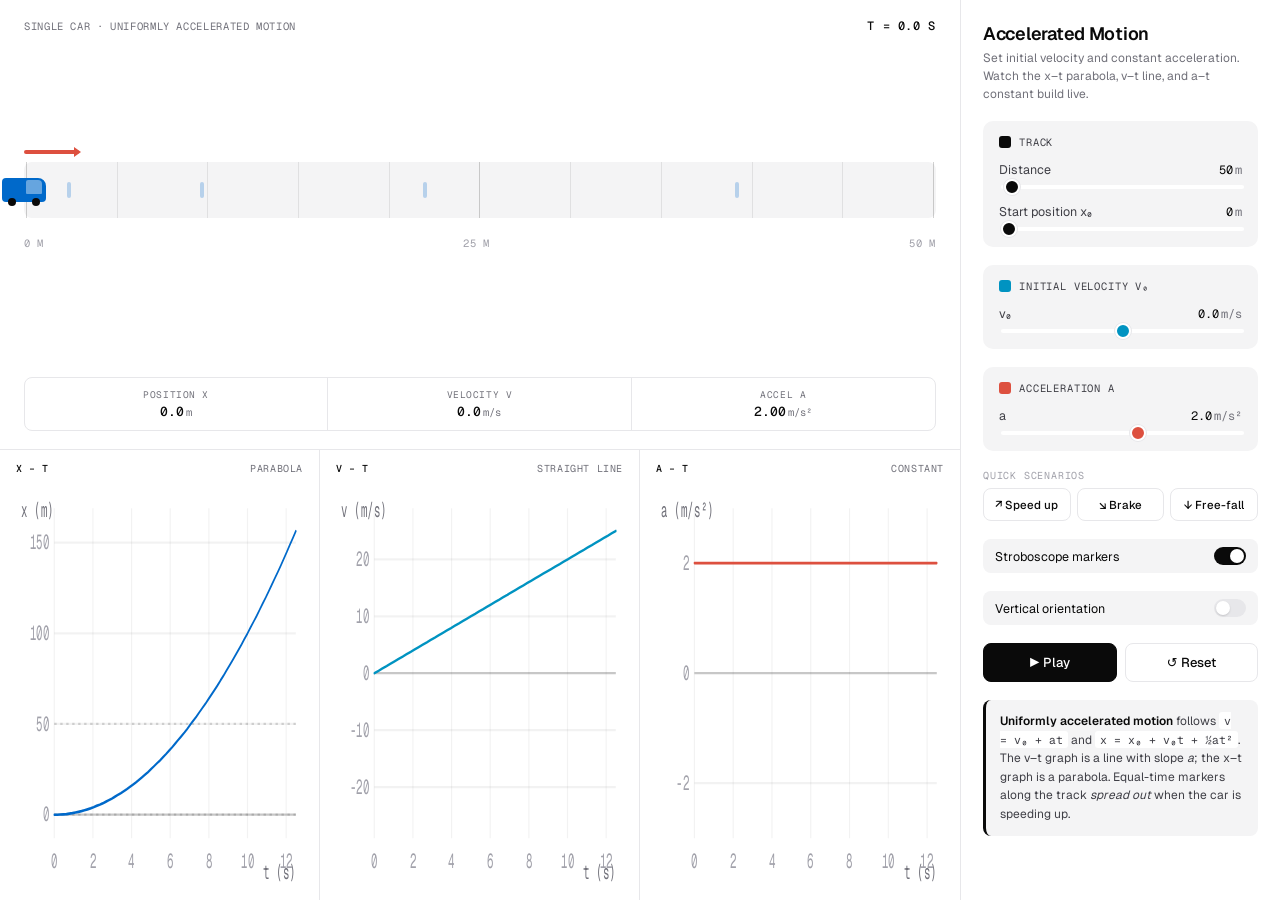
<file: force-vectors.html>
<!DOCTYPE html>
<html lang="en">
<head>
  <meta charset="UTF-8" />
  <meta name="viewport" content="width=device-width, initial-scale=1.0" />
  <title>Accelerated Motion — Sim</title>
  <link href="https://fonts.googleapis.com/css2?family=Geist:wght@400;500;600&family=Geist+Mono:wght@400;500&display=swap" rel="stylesheet" />
  <style>
    :root {
      --bg: #fafafa;
      --surface: #ffffff;
      --surface-2: #f4f4f5;
      --border: #e7e7ea;
      --ink: #0a0a0a;
      --ink-2: #3f3f46;
      --ink-3: #71717a;
      --ink-4: #a1a1aa;
      --car: oklch(0.52 0.18 250);      /* blue (Kinematics unit) */
      --vel: oklch(0.60 0.16 220);      /* lighter blue */
      --acc: oklch(0.62 0.18 30);       /* orange */
      --sans: "Geist", ui-sans-serif, system-ui, -apple-system, sans-serif;
      --mono: "Geist Mono", ui-monospace, "SF Mono", Menlo, monospace;
    }
    * { box-sizing: border-box; }
    html, body { margin: 0; padding: 0; font-family: var(--sans); background: var(--bg); color: var(--ink); font-size: 14px; -webkit-font-smoothing: antialiased; }

    .sim { display: grid; grid-template-columns: 1fr 320px; height: 100vh; min-height: 600px; }
    @media (max-width: 760px) {
      .sim { grid-template-columns: 1fr; grid-template-rows: minmax(420px, 60vh) 1fr; min-height: 0; }
      .panel { border-left: none; border-top: 1px solid var(--border); }
    }

    .stage { position: relative; background: linear-gradient(180deg, #f8f8fa 0%, #f0f0f3 100%); display: grid; grid-template-rows: 1fr 1fr; overflow: hidden; }

    /* Scene */
    .scene { position: relative; padding: 18px 24px; border-bottom: 1px solid var(--border); background: #fff; display: flex; flex-direction: column; gap: 14px; overflow: hidden; }
    .scene-head { display: flex; align-items: baseline; justify-content: space-between; font-family: var(--mono); font-size: 10.5px; text-transform: uppercase; letter-spacing: 0.06em; color: var(--ink-3); }
    .scene-head .clock { color: var(--ink); font-weight: 500; font-size: 12px; }
    .track-wrap { display: flex; flex-direction: column; gap: 18px; flex: 1; justify-content: center; }
    .track { position: relative; height: 56px; background: var(--surface-2); border-radius: 8px; overflow: visible; }
    .track-ticks { position: absolute; inset: 0; display: flex; justify-content: space-between; padding: 0 2px; }
    .track-tick { width: 1px; background: rgba(0,0,0,0.08); }
    .track-tick.major { background: rgba(0,0,0,0.18); }
    .strobe { position: absolute; top: 50%; transform: translate(-50%, -50%); width: 4px; height: 16px; background: var(--car); opacity: 0.25; border-radius: 2px; pointer-events: none; }
    .strobe.head { opacity: 0.6; }
    .stop-mark { position: absolute; top: -10px; bottom: -10px; width: 2px; background: var(--ink); transform: translateX(-50%); pointer-events: none; }
    .stop-mark::before {
      content: "stop"; position: absolute; top: -16px; left: 4px;
      font-family: var(--mono); font-size: 9.5px; text-transform: uppercase; letter-spacing: 0.08em; color: var(--ink);
      background: #fef9c3; padding: 1px 5px; border-radius: 3px;
      white-space: nowrap;
    }
    .track-labels {
      font-family: var(--mono); font-size: 10.5px; color: var(--ink-4);
      text-transform: uppercase; letter-spacing: 0.06em;
      display: flex; justify-content: space-between;
    }

    /* Vertical orientation overrides */
    .scene.vertical .track-wrap {
      flex-direction: row;
      gap: 12px;
      align-items: stretch;
      min-height: 240px;
    }
    .scene.vertical .ground-banner {
      flex: none;
      width: 12px;
      background: repeating-linear-gradient(45deg, var(--ink-4), var(--ink-4) 4px, transparent 4px, transparent 8px);
      border-radius: 0;
    }
    .scene.vertical .track {
      width: 56px;
      height: auto;
      flex: 1;
    }
    .scene.vertical .track-ticks {
      flex-direction: column;
      padding: 2px 0;
    }
    .scene.vertical .track-tick {
      width: 100%; height: 1px;
    }
    .scene.vertical .strobe {
      width: 22px; height: 4px;
      top: auto; left: 50%;
      transform: translate(-50%, -50%);
    }
    .scene.vertical .stop-mark {
      width: auto; height: 2px;
      top: auto; left: -10px; right: -10px; bottom: auto;
      transform: translateY(-50%);
    }
    .scene.vertical .stop-mark::before {
      top: 4px; left: 16px;
    }
    .scene.vertical .track-labels {
      flex-direction: column;
      writing-mode: horizontal-tb;
      align-self: stretch;
      justify-content: space-between;
      padding: 0 0 0 6px;
    }
    .scene.vertical .vectors {
      display: block;
      position: absolute;
      top: 0; bottom: 0; height: auto;
      left: calc(100% + 8px);
      width: 34px;
      pointer-events: none;
    }
    .scene.vertical .vec {
      position: absolute;
      width: 4px;
      height: 0;
      top: 0;
      transform-origin: top center;
      transform: translateX(-50%);
      border-radius: 2px;
    }
    .scene.vertical .vec.vel { left: 8px; }
    .scene.vertical .vec.acc { left: 24px; top: 0; }
    .scene.vertical .vec::after {
      content: "";
      position: absolute;
      left: 50%; top: 100%; right: auto; bottom: auto;
      transform: translate(-50%, -1px);
      width: 0; height: 0;
      border-left: 5px solid transparent;
      border-right: 5px solid transparent;
      border-top: 7px solid currentColor;
      border-bottom: none;
    }
    .scene.vertical .vec.vel::after { color: var(--vel); }
    .scene.vertical .vec.acc::after { color: var(--acc); }
    .scene.vertical .vec.reverse {
      transform: translateX(-50%) scaleY(-1);
    }
    .scene.vertical .vec-label {
      position: absolute;
      font-family: var(--mono);
      font-size: 9.5px;
      text-transform: uppercase;
      letter-spacing: 0.06em;
      transform: translate(-50%, 0);
      pointer-events: none;
    }
    .scene.vertical .ground-line {
      position: absolute;
      left: -8px; right: -8px;
      bottom: -6px;
      height: 3px;
      background:
        linear-gradient(90deg, #a1a1aa 0 50%, transparent 50% 100%) repeat-x,
        var(--ink-3);
      background-size: 6px 100%, auto;
    }
    .scene.vertical .car {
      width: 32px; height: 32px;
      left: 50%; top: 0;
      border-radius: 50%;
      background: radial-gradient(circle at 32% 30%, oklch(0.72 0.14 250) 0%, var(--car) 45%, oklch(0.38 0.18 250) 100%);
      box-shadow: 0 2px 6px rgba(0,0,0,0.18);
    }
    .scene.vertical .car::before,
    .scene.vertical .car::after { display: none; }
    .scene.vertical .car .windshield { display: none; }
    .car {
      position: absolute; top: 50%;
      width: 44px; height: 24px;
      transform: translate(-50%, -50%);
      background: var(--car);
      border-radius: 4px 8px 4px 4px;
    }
    .car::before, .car::after { content: ""; position: absolute; width: 8px; height: 8px; border-radius: 50%; background: var(--ink); bottom: -4px; }
    .car::before { left: 6px; }
    .car::after { right: 6px; }
    .car .windshield { position: absolute; top: 2px; left: 24px; right: 4px; bottom: 8px; background: rgba(255,255,255,0.4); border-radius: 2px 4px 1px 1px; }

    /* Arrows above track for v and a vectors */
    .vectors {
      position: absolute;
      top: -28px; left: 0; right: 0;
      height: 24px;
      pointer-events: none;
    }
    .vec {
      position: absolute;
      top: 50%;
      height: 4px;
      border-radius: 2px;
      transform-origin: left center;
      transform: translateY(-50%);
      transition: none;
    }
    .vec.vel { background: var(--vel); }
    .vec.acc { background: var(--acc); top: calc(50% + 6px); }
    .vec::after {
      content: ""; position: absolute; right: -2px; top: 50%; transform: translateY(-50%);
      width: 0; height: 0;
      border-top: 5px solid transparent;
      border-bottom: 5px solid transparent;
      border-left: 7px solid currentColor;
    }
    .vec.vel::after { color: var(--vel); }
    .vec.acc::after { color: var(--acc); }
    .vec.reverse { transform-origin: right center; transform: translateY(-50%) scaleX(-1); }

    /* Graphs */
    .graphs { display: grid; grid-template-columns: 1fr 1fr 1fr; gap: 0; }
    .graph { padding: 12px 16px; display: flex; flex-direction: column; border-right: 1px solid var(--border); background: #fff; min-width: 0; }
    .graph:last-child { border-right: none; }
    .graph-head { display: flex; align-items: baseline; justify-content: space-between; margin-bottom: 6px; font-family: var(--mono); font-size: 10px; text-transform: uppercase; letter-spacing: 0.06em; color: var(--ink-3); }
    .graph-head strong { color: var(--ink); font-weight: 500; }
    .graph svg { width: 100%; flex: 1; min-height: 0; }

    /* Panel (matches uniform-motion sim) */
    .panel {
      border-left: 1px solid var(--border);
      background: var(--surface);
      padding: 22px 22px 24px;
      display: flex;
      flex-direction: column;
      gap: 18px;
      overflow-y: auto;
    }
    .panel-header h2 { margin: 0; font-size: 18px; font-weight: 600; letter-spacing: -0.015em; }
    .panel-header p { margin: 4px 0 0; font-size: 12px; color: var(--ink-3); line-height: 1.5; }

    .ctrl-group { display: flex; flex-direction: column; gap: 12px; padding: 14px 16px; background: var(--surface-2); border-radius: 10px; }
    .ctrl-group-head { display: flex; align-items: center; gap: 8px; }
    .ctrl-group-swatch { width: 12px; height: 12px; border-radius: 3px; }
    .ctrl-group-label { font-family: var(--mono); font-size: 10.5px; text-transform: uppercase; letter-spacing: 0.08em; color: var(--ink-2); }

    .ctrl { display: flex; flex-direction: column; gap: 5px; }
    .ctrl-head { display: flex; justify-content: space-between; align-items: baseline; font-size: 12.5px; }
    .ctrl-label { color: var(--ink-2); }
    .ctrl-value { font-family: var(--mono); font-size: 12px; color: var(--ink); font-variant-numeric: tabular-nums; }
    .ctrl-value .unit { color: var(--ink-3); margin-left: 2px; }

    input[type="range"] {
      -webkit-appearance: none; appearance: none;
      width: 100%; height: 4px;
      background: #fff;
      border-radius: 999px;
      outline: none;
    }
    input[type="range"]::-webkit-slider-thumb {
      -webkit-appearance: none; appearance: none;
      width: 16px; height: 16px;
      background: var(--ink); border-radius: 50%;
      border: 2px solid var(--surface);
      box-shadow: 0 0 0 1px var(--border); cursor: grab;
    }
    input[type="range"].thumb-v::-webkit-slider-thumb { background: var(--vel); }
    input[type="range"].thumb-a::-webkit-slider-thumb { background: var(--acc); }
    input[type="range"]::-moz-range-thumb {
      width: 16px; height: 16px;
      background: var(--ink); border-radius: 50%;
      border: 2px solid var(--surface);
    }

    .btn-row { display: flex; gap: 8px; }
    .btn {
      flex: 1; display: inline-flex; align-items: center; justify-content: center; gap: 6px;
      padding: 10px 12px; border-radius: 8px;
      font-size: 13px; font-weight: 500;
      border: 1px solid var(--border); background: var(--surface);
      color: var(--ink); font-family: inherit; cursor: pointer;
    }
    .btn.primary { background: var(--ink); color: white; border-color: var(--ink); }
    .btn:hover { background: var(--surface-2); }
    .btn.primary:hover { background: var(--ink-2); }

    .toggle { display: flex; align-items: center; justify-content: space-between; padding: 8px 12px; background: var(--surface-2); border-radius: 8px; font-size: 12.5px; cursor: pointer; user-select: none; }
    .toggle .switch { width: 32px; height: 18px; background: var(--border); border-radius: 999px; position: relative; transition: background 0.15s; }
    .toggle .switch::after { content: ""; position: absolute; top: 2px; left: 2px; width: 14px; height: 14px; background: #fff; border-radius: 50%; transition: transform 0.15s; box-shadow: 0 1px 2px rgba(0,0,0,0.15); }
    .toggle.on .switch { background: var(--ink); }
    .toggle.on .switch::after { transform: translateX(14px); }

    .readout-row {
      display: grid;
      grid-template-columns: 1fr 1fr 1fr;
      gap: 0;
      border: 1px solid var(--border);
      border-radius: 8px;
      overflow: hidden;
      background: #fff;
    }
    .readout {
      padding: 10px 12px;
      border-right: 1px solid var(--border);
      text-align: center;
    }
    .readout:last-child { border-right: none; }
    .readout-label { font-family: var(--mono); font-size: 9.5px; text-transform: uppercase; letter-spacing: 0.06em; color: var(--ink-3); margin-bottom: 2px; }
    .readout-value { font-family: var(--mono); font-size: 13px; font-weight: 500; font-variant-numeric: tabular-nums; }
    .readout-value .u { font-weight: 400; color: var(--ink-3); font-size: 10.5px; margin-left: 2px; }

    .tip {
      background: var(--surface-2);
      padding: 12px 14px;
      border-radius: 8px;
      font-size: 12px;
      color: var(--ink-2);
      line-height: 1.55;
      border-left: 3px solid var(--ink);
    }
    .tip strong { color: var(--ink); font-weight: 600; }
    .tip code { font-family: var(--mono); background: #fff; padding: 1px 5px; border-radius: 3px; font-size: 11.5px; }
  </style>
</head>
<body>
  <div class="sim">
    <div class="stage">
      <div class="scene" id="scene">
        <div class="scene-head">
          <span id="scene-title">Single car · uniformly accelerated motion</span>
          <span class="clock">t = <span id="t-out">0.0</span> s</span>
        </div>

        <div class="track-wrap">
          <div class="track" id="track">
            <div class="track-ticks" id="ticks"></div>
            <div class="vectors" id="vectors"></div>
            <div class="stop-mark" id="stop-mark" style="display: none;"></div>
            <div class="ground-line" id="ground-line" style="display: none;"></div>
            <div class="car" id="car" style="left: 0%;">
              <div class="windshield"></div>
            </div>
          </div>
          <div class="track-labels" id="track-labels">
            <span>0 m</span><span id="track-mid">25 m</span><span id="track-end">50 m</span>
          </div>
        </div>

        <div class="readout-row">
          <div class="readout">
            <div class="readout-label">Position x</div>
            <div class="readout-value"><span id="x-out">0.0</span><span class="u">m</span></div>
          </div>
          <div class="readout">
            <div class="readout-label">Velocity v</div>
            <div class="readout-value"><span id="v-out">0.0</span><span class="u">m/s</span></div>
          </div>
          <div class="readout">
            <div class="readout-label">Accel a</div>
            <div class="readout-value"><span id="a-out">0.0</span><span class="u">m/s²</span></div>
          </div>
        </div>
      </div>

      <div class="graphs">
        <div class="graph">
          <div class="graph-head"><strong>x – t</strong> <span>parabola</span></div>
          <svg id="graph-xt" viewBox="0 0 240 180" preserveAspectRatio="none"></svg>
        </div>
        <div class="graph">
          <div class="graph-head"><strong>v – t</strong> <span>straight line</span></div>
          <svg id="graph-vt" viewBox="0 0 240 180" preserveAspectRatio="none"></svg>
        </div>
        <div class="graph">
          <div class="graph-head"><strong>a – t</strong> <span>constant</span></div>
          <svg id="graph-at" viewBox="0 0 240 180" preserveAspectRatio="none"></svg>
        </div>
      </div>
    </div>

    <aside class="panel">
      <div class="panel-header">
        <h2>Accelerated Motion</h2>
        <p>Set initial velocity and constant acceleration. Watch the x–t parabola, v–t line, and a–t constant build live.</p>
      </div>

      <div class="ctrl-group">
        <div class="ctrl-group-head">
          <span class="ctrl-group-swatch" style="background: var(--ink)"></span>
          <span class="ctrl-group-label">Track</span>
        </div>
        <div class="ctrl">
          <div class="ctrl-head">
            <span class="ctrl-label">Distance</span>
            <span class="ctrl-value"><span id="d-out">50</span><span class="unit">m</span></span>
          </div>
          <input type="range" id="d-input" min="20" max="2000" step="10" value="50" />
        </div>
        <div class="ctrl">
          <div class="ctrl-head">
            <span class="ctrl-label">Start position x₀</span>
            <span class="ctrl-value"><span id="x0-out">0</span><span class="unit">m</span></span>
          </div>
          <input type="range" id="x0-input" min="0" max="50" step="1" value="0" />
        </div>
      </div>

      <div class="ctrl-group">
        <div class="ctrl-group-head">
          <span class="ctrl-group-swatch" style="background: var(--vel)"></span>
          <span class="ctrl-group-label">Initial velocity v₀</span>
        </div>
        <div class="ctrl">
          <div class="ctrl-head">
            <span class="ctrl-label">v₀</span>
            <span class="ctrl-value"><span id="v0-out">0.0</span><span class="unit">m/s</span></span>
          </div>
          <input type="range" id="v0-input" class="thumb-v" min="-30" max="30" step="0.5" value="0" />
        </div>
      </div>

      <div class="ctrl-group">
        <div class="ctrl-group-head">
          <span class="ctrl-group-swatch" style="background: var(--acc)"></span>
          <span class="ctrl-group-label">Acceleration a</span>
        </div>
        <div class="ctrl">
          <div class="ctrl-head">
            <span class="ctrl-label">a</span>
            <span class="ctrl-value"><span id="a0-out">2.0</span><span class="unit">m/s²</span></span>
          </div>
          <input type="range" id="a0-input" class="thumb-a" min="-15" max="15" step="0.1" value="2" />
        </div>
      </div>

      <div>
        <div style="font-family: var(--mono); font-size: 10px; text-transform: uppercase; letter-spacing: 0.08em; color: var(--ink-4); margin-bottom: 6px;">Quick scenarios</div>
        <div class="btn-row" style="gap: 6px;">
          <button class="btn" data-preset="speedup" style="font-size: 11.5px; padding: 8px 8px;">↗ Speed up</button>
          <button class="btn" data-preset="brake" style="font-size: 11.5px; padding: 8px 8px;">↘ Brake</button>
          <button class="btn" data-preset="freefall" style="font-size: 11.5px; padding: 8px 8px;">↓ Free-fall</button>
        </div>
      </div>

      <div class="toggle on" id="strobe-toggle">
        <span>Stroboscope markers</span>
        <span class="switch"></span>
      </div>

      <div class="toggle" id="vertical-toggle">
        <span>Vertical orientation</span>
        <span class="switch"></span>
      </div>

      <div class="btn-row">
        <button class="btn primary" id="play-btn">▶ Play</button>
        <button class="btn" id="reset-btn">↺ Reset</button>
      </div>

      <div class="tip">
        <strong>Uniformly accelerated motion</strong> follows
        <code>v = v₀ + at</code> and <code>x = x₀ + v₀t + ½at²</code>.
        The v–t graph is a line with slope <em>a</em>; the x–t graph is a parabola.
        Equal-time markers along the track <em>spread out</em> when the car is speeding up.
      </div>
    </aside>
  </div>

  <script>
    // ── Constants ─────────────────────────────────────────
    const G_W = 240, G_H = 180;
    const G_PAD = { l: 32, r: 6, t: 12, b: 22 };
    const PLOT_W = G_W - G_PAD.l - G_PAD.r;
    const PLOT_H = G_H - G_PAD.t - G_PAD.b;

    function computeTMax(D) {
      return Math.max(10, Math.min(120, D / 4));
    }

    // ── State ─────────────────────────────────────────────
    const state = {
      D: 50,
      T_MAX: 10,
      v0: 0, a: 2, x0: 0,
      x: 0, v: 0,
      t: 0,
      mode: "ready",
      strobe: true,
      vertical: false,
      raf: null, lastFrame: 0, firstFrame: true,
    };
    state.T_MAX = computeTMax(state.D);

    const $ = (id) => document.getElementById(id);

    // ── Physics ───────────────────────────────────────────
    const xAt = (t) => state.x0 + state.v0 * t + 0.5 * state.a * t * t;
    const vAt = (t) => state.v0 + state.a * t;

    // Time when velocity == 0 (sign change)
    function stopTime() {
      if (Math.abs(state.a) < 1e-6) return null;
      const ts = -state.v0 / state.a;
      if (ts <= 0 || ts > state.T_MAX) return null;
      return ts;
    }

    // ── Track ticks ───────────────────────────────────────
    function buildTicks() {
      const wrap = $("ticks"); wrap.innerHTML = "";
      for (let i = 0; i <= 10; i++) {
        const t = document.createElement("div");
        t.className = "track-tick" + (i % 5 === 0 ? " major" : "");
        wrap.appendChild(t);
      }
    }

    // ── Graph helpers (mirror uniform-motion sim) ─────────
    function niceStep(range, target) {
      const raw = range / target;
      const pow = Math.pow(10, Math.floor(Math.log10(raw)));
      const norm = raw / pow;
      const step = norm < 1.5 ? 1 : norm < 3 ? 2 : norm < 7 ? 5 : 10;
      return step * pow;
    }
    function gridAndAxes(svg, xMax, yRange, xLabel, yLabel) {
      const { min: yMin, max: yMax } = yRange;
      svg.innerHTML = "";
      const NS = "http://www.w3.org/2000/svg";
      const xToPx = (x) => G_PAD.l + (x / xMax) * PLOT_W;
      const yToPx = (y) => G_PAD.t + ((yMax - y) / (yMax - yMin)) * PLOT_H;
      const xStep = niceStep(xMax, 5);
      for (let x = 0; x <= xMax + xStep * 0.4; x += xStep) {
        const line = document.createElementNS(NS, "line");
        line.setAttribute("x1", xToPx(x)); line.setAttribute("x2", xToPx(x));
        line.setAttribute("y1", G_PAD.t); line.setAttribute("y2", G_H - G_PAD.b);
        line.setAttribute("stroke", "rgba(0,0,0,0.05)");
        svg.appendChild(line);
        const lbl = document.createElementNS(NS, "text");
        lbl.setAttribute("x", xToPx(x)); lbl.setAttribute("y", G_H - G_PAD.b + 13);
        lbl.setAttribute("text-anchor", "middle");
        lbl.setAttribute("fill", "var(--ink-4)");
        lbl.setAttribute("font-family", "var(--mono)");
        lbl.setAttribute("font-size", "9");
        lbl.textContent = x.toFixed(0);
        svg.appendChild(lbl);
      }
      const yStep = niceStep(yMax - yMin, 4);
      for (let y = Math.ceil(yMin / yStep) * yStep; y <= yMax; y += yStep) {
        const line = document.createElementNS(NS, "line");
        line.setAttribute("x1", G_PAD.l); line.setAttribute("x2", G_W - G_PAD.r);
        line.setAttribute("y1", yToPx(y)); line.setAttribute("y2", yToPx(y));
        line.setAttribute("stroke", y === 0 ? "rgba(0,0,0,0.22)" : "rgba(0,0,0,0.05)");
        svg.appendChild(line);
        const lbl = document.createElementNS(NS, "text");
        lbl.setAttribute("x", G_PAD.l - 4); lbl.setAttribute("y", yToPx(y) + 3);
        lbl.setAttribute("text-anchor", "end");
        lbl.setAttribute("fill", "var(--ink-4)");
        lbl.setAttribute("font-family", "var(--mono)");
        lbl.setAttribute("font-size", "9");
        lbl.textContent = formatTick(y, yStep);
        svg.appendChild(lbl);
      }
      const xL = document.createElementNS(NS, "text");
      xL.setAttribute("x", G_W - G_PAD.r); xL.setAttribute("y", G_H - 4);
      xL.setAttribute("text-anchor", "end");
      xL.setAttribute("fill", "var(--ink-3)");
      xL.setAttribute("font-family", "var(--mono)");
      xL.setAttribute("font-size", "9");
      xL.textContent = xLabel;
      svg.appendChild(xL);
      const yL = document.createElementNS(NS, "text");
      yL.setAttribute("x", 4); yL.setAttribute("y", G_PAD.t + 4);
      yL.setAttribute("fill", "var(--ink-3)");
      yL.setAttribute("font-family", "var(--mono)");
      yL.setAttribute("font-size", "9");
      yL.textContent = yLabel;
      svg.appendChild(yL);
      return { xToPx, yToPx };
    }
    function formatTick(v, step) {
      if (step >= 1) return v.toFixed(0);
      if (step >= 0.1) return v.toFixed(1);
      return v.toFixed(2);
    }
    function drawLine(svg, pts, color, width = 2) {
      const NS = "http://www.w3.org/2000/svg";
      if (pts.length < 2) return;
      const d = pts.map((p, i) => (i === 0 ? "M" : "L") + p[0].toFixed(1) + " " + p[1].toFixed(1)).join(" ");
      const path = document.createElementNS(NS, "path");
      path.setAttribute("d", d);
      path.setAttribute("stroke", color);
      path.setAttribute("stroke-width", width);
      path.setAttribute("fill", "none");
      path.setAttribute("stroke-linecap", "round");
      path.setAttribute("stroke-linejoin", "round");
      svg.appendChild(path);
    }
    function drawDot(svg, x, y, color, r = 3.5) {
      const NS = "http://www.w3.org/2000/svg";
      const c = document.createElementNS(NS, "circle");
      c.setAttribute("cx", x); c.setAttribute("cy", y); c.setAttribute("r", r);
      c.setAttribute("fill", color);
      c.setAttribute("stroke", "#fff"); c.setAttribute("stroke-width", "1.5");
      svg.appendChild(c);
    }

    // ── Sample x(t), v(t) over [0, T_MAX] for graphs ──────
    function xtPoints(N = 80) {
      const pts = [];
      for (let i = 0; i <= N; i++) {
        const tt = (i / N) * state.T_MAX;
        pts.push({ t: tt, x: xAt(tt) });
      }
      return pts;
    }

    function placeCar(x, v) {
      const pct = Math.max(0, Math.min(100, (x / state.D) * 100));
      const el = $("car");
      if (state.vertical) {
        el.style.left = "50%";
        el.style.top = pct + "%";
        el.style.transform = `translate(-50%, -50%)`;
      } else {
        el.style.left = pct + "%";
        el.style.top = "50%";
        el.style.transform = `translate(-50%, -50%) scaleX(${v < 0 ? -1 : 1})`;
      }
    }

    function placeOnTrack(el, frac) {
      const pct = Math.max(-2, Math.min(102, frac * 100));
      if (state.vertical) {
        el.style.top = pct + "%";
        el.style.left = "";
      } else {
        el.style.left = pct + "%";
        el.style.top = "";
      }
    }

    // ── Vectors (above the car / beside the ball) ─────────
    function drawVectors() {
      const wrap = $("vectors");
      wrap.innerHTML = "";
      const trackPct = (x) => Math.max(0, Math.min(100, (x / state.D) * 100));
      const carPct = trackPct(state.x);
      const vertical = state.vertical;

      // Velocity vector
      const vMag = Math.abs(state.v);
      if (vMag > 0.1) {
        const lenPct = Math.min(38, vMag * (vertical ? 1.4 : 1.8));
        const vec = document.createElement("div");
        vec.className = "vec vel" + (state.v < 0 ? " reverse" : "");
        if (vertical) {
          vec.style.top = carPct + "%";
          vec.style.height = lenPct + "%";
        } else {
          vec.style.left = carPct + "%";
          vec.style.width = lenPct + "%";
        }
        wrap.appendChild(vec);
      }
      // Acceleration vector
      const aMag = Math.abs(state.a);
      if (aMag > 0.05) {
        const lenPct = Math.min(38, aMag * (vertical ? 2 : 3));
        const vec = document.createElement("div");
        vec.className = "vec acc" + (state.a < 0 ? " reverse" : "");
        if (vertical) {
          vec.style.top = carPct + "%";
          vec.style.height = lenPct + "%";
        } else {
          vec.style.left = carPct + "%";
          vec.style.width = lenPct + "%";
        }
        wrap.appendChild(vec);
      }

      // Vertical mode: small "v" / "a" letter labels at top of column
      if (vertical) {
        const vl = document.createElement("div");
        vl.className = "vec-label";
        vl.style.left = "8px";
        vl.style.top = "-14px";
        vl.style.color = "var(--vel)";
        vl.textContent = "v";
        wrap.appendChild(vl);
        const al = document.createElement("div");
        al.className = "vec-label";
        al.style.left = "24px";
        al.style.top = "-14px";
        al.style.color = "var(--acc)";
        al.textContent = "a";
        wrap.appendChild(al);
      }
    }

    // ── Landing time (only meaningful in vertical/free-fall) ──
    function landingTime() {
      if (!state.vertical) return null;
      // Solve x0 + v0 t + 0.5 a t^2 = D for smallest t > 0
      const A = 0.5 * state.a;
      const B = state.v0;
      const C = state.x0 - state.D;
      if (Math.abs(A) < 1e-9) {
        if (Math.abs(B) < 1e-9) return null;
        const t = -C / B;
        return t > 1e-6 ? t : null;
      }
      const disc = B * B - 4 * A * C;
      if (disc < 0) return null;
      const sq = Math.sqrt(disc);
      const ts = [(-B - sq) / (2 * A), (-B + sq) / (2 * A)]
        .filter(t => t > 1e-6)
        .sort((x, y) => x - y);
      return ts.length ? ts[0] : null;
    }

    // ── Stroboscope markers along track (equal time intervals) ──
    function drawStrobeMarkers() {
      const track = $("track");
      // Remove existing
      track.querySelectorAll(".strobe").forEach(n => n.remove());
      if (!state.strobe) return;
      // Pick interval so we get ~8 markers across T_MAX
      const N = 8;
      const dt = state.T_MAX / N;
      for (let i = 1; i <= N; i++) {
        const tt = i * dt;
        const x = xAt(tt);
        // Skip if outside track
        if (x < 0 || x > state.D) continue;
        const m = document.createElement("div");
        m.className = "strobe" + (tt <= state.t ? " head" : "");
        placeOnTrack(m, x / state.D);
        track.appendChild(m);
      }
    }

    // ── Stop marker on track ──────────────────────────────
    function drawStopMark() {
      const mark = $("stop-mark");
      const ts = stopTime();
      if (ts === null) { mark.style.display = "none"; return; }
      const xs = xAt(ts);
      if (xs < 0 || xs > state.D) { mark.style.display = "none"; return; }
      mark.style.display = "block";
      placeOnTrack(mark, xs / state.D);
    }

    // ── Graphs ────────────────────────────────────────────
    function drawGraphs() {
      const xt = $("graph-xt"), vt = $("graph-vt"), at = $("graph-at");
      const samples = xtPoints();
      const xs = samples.map(p => p.x);
      const xMaxData = Math.max(...xs, state.D * 0.5);
      const xMinData = Math.min(...xs, 0);
      const pad = Math.max(2, (xMaxData - xMinData) * 0.08);
      const xtAxes = gridAndAxes(xt, state.T_MAX, { min: Math.floor(xMinData - pad), max: Math.ceil(xMaxData + pad) }, "t (s)", "x (m)");
      // Track-edge guides
      const NS = "http://www.w3.org/2000/svg";
      [0, state.D].forEach(y => {
        const line = document.createElementNS(NS, "line");
        line.setAttribute("x1", xtAxes.xToPx(0)); line.setAttribute("x2", xtAxes.xToPx(state.T_MAX));
        line.setAttribute("y1", xtAxes.yToPx(y)); line.setAttribute("y2", xtAxes.yToPx(y));
        line.setAttribute("stroke", "rgba(0,0,0,0.15)");
        line.setAttribute("stroke-dasharray", "2 3");
        xt.appendChild(line);
      });
      // Full parabola, faint
      drawLine(xt, samples.map(p => [xtAxes.xToPx(p.t), xtAxes.yToPx(p.x)]), "var(--car)", 1.2);
      // Played portion
      if (state.t > 0) {
        drawLine(xt, samples.filter(p => p.t <= state.t).map(p => [xtAxes.xToPx(p.t), xtAxes.yToPx(p.x)]), "var(--car)", 2.5);
        drawDot(xt, xtAxes.xToPx(state.t), xtAxes.yToPx(state.x), "var(--car)");
      }
      // Stop indicator on x-t
      const ts = stopTime();
      if (ts !== null) {
        const xs2 = xAt(ts);
        drawDot(xt, xtAxes.xToPx(ts), xtAxes.yToPx(xs2), "#0a0a0a", 3);
      }

      // v-t
      const vMaxData = Math.max(Math.abs(state.v0), Math.abs(vAt(state.T_MAX)));
      const vRange = Math.max(5, Math.ceil(vMaxData * 1.15));
      const vtAxes = gridAndAxes(vt, state.T_MAX, { min: -vRange, max: vRange }, "t (s)", "v (m/s)");
      const vSamples = [];
      for (let i = 0; i <= 60; i++) {
        const tt = (i / 60) * state.T_MAX;
        vSamples.push([vtAxes.xToPx(tt), vtAxes.yToPx(vAt(tt))]);
      }
      drawLine(vt, vSamples, "var(--vel)", 1.2);
      // Played portion + shaded area = displacement
      if (state.t > 0) {
        const x0p = vtAxes.xToPx(0), x1p = vtAxes.xToPx(state.t);
        const yZero = vtAxes.yToPx(0);
        // Build a polygon under the v(t) curve
        const NS2 = "http://www.w3.org/2000/svg";
        const poly = document.createElementNS(NS2, "path");
        let d = `M${x0p} ${yZero} `;
        const M = 30;
        for (let i = 0; i <= M; i++) {
          const tt = (i / M) * state.t;
          d += `L${vtAxes.xToPx(tt)} ${vtAxes.yToPx(vAt(tt))} `;
        }
        d += `L${x1p} ${yZero} Z`;
        poly.setAttribute("d", d);
        poly.setAttribute("fill", "var(--vel)");
        poly.setAttribute("fill-opacity", "0.15");
        vt.appendChild(poly);

        drawLine(vt, vSamples.filter((_, i) => (i / 60) * state.T_MAX <= state.t), "var(--vel)", 2.5);
        drawDot(vt, x1p, vtAxes.yToPx(state.v), "var(--vel)");
      }
      // Stop indicator (where v crosses 0)
      if (ts !== null) {
        drawDot(vt, vtAxes.xToPx(ts), vtAxes.yToPx(0), "#0a0a0a", 3);
      }

      // a-t
      const aRange = Math.max(2, Math.ceil(Math.abs(state.a) * 1.4));
      const atAxes = gridAndAxes(at, state.T_MAX, { min: -aRange, max: aRange }, "t (s)", "a (m/s²)");
      drawLine(at,
        [[atAxes.xToPx(0), atAxes.yToPx(state.a)], [atAxes.xToPx(state.T_MAX), atAxes.yToPx(state.a)]],
        "var(--acc)", 1.2);
      if (state.t > 0) {
        drawLine(at,
          [[atAxes.xToPx(0), atAxes.yToPx(state.a)], [atAxes.xToPx(state.t), atAxes.yToPx(state.a)]],
          "var(--acc)", 2.5);
        drawDot(at, atAxes.xToPx(state.t), atAxes.yToPx(state.a), "var(--acc)");
      }
    }

    // ── Render ───────────────────────────────────────────
    function render() {
      $("d-out").textContent = state.D.toFixed(0);
      $("track-mid").textContent = (state.D / 2).toFixed(0) + " m";
      $("track-end").textContent = state.D.toFixed(0) + " m";

      placeCar(state.x, state.v);
      $("x-out").textContent = state.x.toFixed(1);
      $("v-out").textContent = state.v.toFixed(1);
      $("a-out").textContent = state.a.toFixed(2);
      $("t-out").textContent = state.t.toFixed(1);

      drawStrobeMarkers();
      drawStopMark();
      drawVectors();
      drawGraphs();
    }

    // ── Animation ────────────────────────────────────────
    function step(now) {
      if (state.mode !== "running") return;
      if (state.firstFrame) {
        state.firstFrame = false;
        state.lastFrame = now;
        state.raf = requestAnimationFrame(step);
        return;
      }
      const dt = Math.max(0, Math.min(0.05, (now - state.lastFrame) / 1000));
      state.lastFrame = now;
      state.t += dt;
      const tLand = landingTime();
      if (tLand !== null && state.t >= tLand) {
        state.t = tLand;
        state.x = state.D;
        state.v = vAt(tLand);
        state.mode = "done";
        $("play-btn").innerHTML = "▶ Play";
        render();
        return;
      }
      if (state.t >= state.T_MAX) {
        state.t = state.T_MAX;
        state.mode = "done";
        $("play-btn").innerHTML = "▶ Play";
      }
      state.x = xAt(state.t);
      state.v = vAt(state.t);
      // Clamp to ground in vertical mode (safety)
      if (state.vertical && state.x > state.D) state.x = state.D;
      render();
      if (state.mode === "running") state.raf = requestAnimationFrame(step);
    }

    function play() {
      if (state.mode === "running") {
        cancelAnimationFrame(state.raf);
        state.mode = "ready";
        $("play-btn").innerHTML = "▶ Resume";
        return;
      }
      if (state.mode === "done" || state.t >= state.T_MAX) {
        state.t = 0; state.x = state.x0; state.v = state.v0;
      }
      state.mode = "running";
      state.firstFrame = true;
      $("play-btn").innerHTML = "⏸ Pause";
      state.raf = requestAnimationFrame(step);
    }

    function reset() {
      cancelAnimationFrame(state.raf);
      state.mode = "ready";
      state.t = 0;
      state.x = state.x0;
      state.v = state.v0;
      $("play-btn").innerHTML = "▶ Play";
      render();
    }

    // ── Bindings ─────────────────────────────────────────
    function clampX0() {
      $("x0-input").max = state.D;
      if (state.x0 > state.D) {
        state.x0 = state.D;
        $("x0-input").value = state.D;
        $("x0-out").textContent = state.D.toFixed(0);
      }
    }

    $("d-input").addEventListener("input", (e) => {
      state.D = parseFloat(e.target.value);
      state.T_MAX = computeTMax(state.D);
      clampX0();
      if (state.mode !== "running") {
        state.x = xAt(state.t);
        render();
      }
    });
    $("x0-input").addEventListener("input", (e) => {
      state.x0 = parseFloat(e.target.value);
      $("x0-out").textContent = state.x0.toFixed(0);
      state.t = 0; state.mode = "ready"; $("play-btn").innerHTML = "▶ Play";
      state.x = state.x0; state.v = state.v0;
      render();
    });
    $("v0-input").addEventListener("input", (e) => {
      state.v0 = parseFloat(e.target.value);
      $("v0-out").textContent = state.v0.toFixed(1);
      if (state.mode !== "running") {
        state.v = vAt(state.t);
        state.x = xAt(state.t);
        render();
      }
    });
    $("a0-input").addEventListener("input", (e) => {
      state.a = parseFloat(e.target.value);
      $("a0-out").textContent = state.a.toFixed(2);
      if (state.mode !== "running") {
        state.v = vAt(state.t);
        state.x = xAt(state.t);
        render();
      }
    });

    function applyPreset(name) {
      cancelAnimationFrame(state.raf);
      state.mode = "ready"; state.t = 0;
      $("play-btn").innerHTML = "▶ Play";
      if (name === "speedup") {
        state.D = 200; state.x0 = 0; state.v0 = 0; state.a = 2;
      } else if (name === "brake") {
        state.D = 100; state.x0 = 0; state.v0 = 15; state.a = -3;
      } else if (name === "freefall") {
        // Vertical free-fall: object drops from rest under gravity (a = 9.81 m/s²)
        state.D = 100; state.x0 = 0; state.v0 = 0; state.a = 9.81;
        setVertical(true);
      }
      if (name !== "freefall") setVertical(false);
      state.T_MAX = computeTMax(state.D);
      // sync inputs
      $("d-input").value = state.D; $("d-out").textContent = state.D.toFixed(0);
      clampX0();
      $("x0-input").value = state.x0; $("x0-out").textContent = state.x0.toFixed(0);
      $("v0-input").value = state.v0; $("v0-out").textContent = state.v0.toFixed(1);
      $("a0-input").value = state.a; $("a0-out").textContent = state.a.toFixed(2);
      state.x = state.x0; state.v = state.v0;
      render();
    }
    document.querySelectorAll("[data-preset]").forEach(btn => {
      btn.addEventListener("click", () => applyPreset(btn.dataset.preset));
    });

    $("strobe-toggle").addEventListener("click", () => {
      state.strobe = !state.strobe;
      $("strobe-toggle").classList.toggle("on", state.strobe);
      render();
    });
    $("vertical-toggle").addEventListener("click", () => {
      setVertical(!state.vertical);
      render();
    });

    function setVertical(on) {
      state.vertical = !!on;
      $("scene").classList.toggle("vertical", state.vertical);
      $("scene-title").textContent = state.vertical
        ? "Falling object · vertical motion under gravity"
        : "Single car · uniformly accelerated motion";
      $("ground-line").style.display = state.vertical ? "block" : "none";
      const t = $("vertical-toggle");
      if (t) t.classList.toggle("on", state.vertical);
    }
    $("play-btn").addEventListener("click", play);
    $("reset-btn").addEventListener("click", reset);

    // ── Init ─────────────────────────────────────────────
    buildTicks();
    state.x = state.x0; state.v = state.v0;
    render();
  </script>
</body>
</html>
</file>
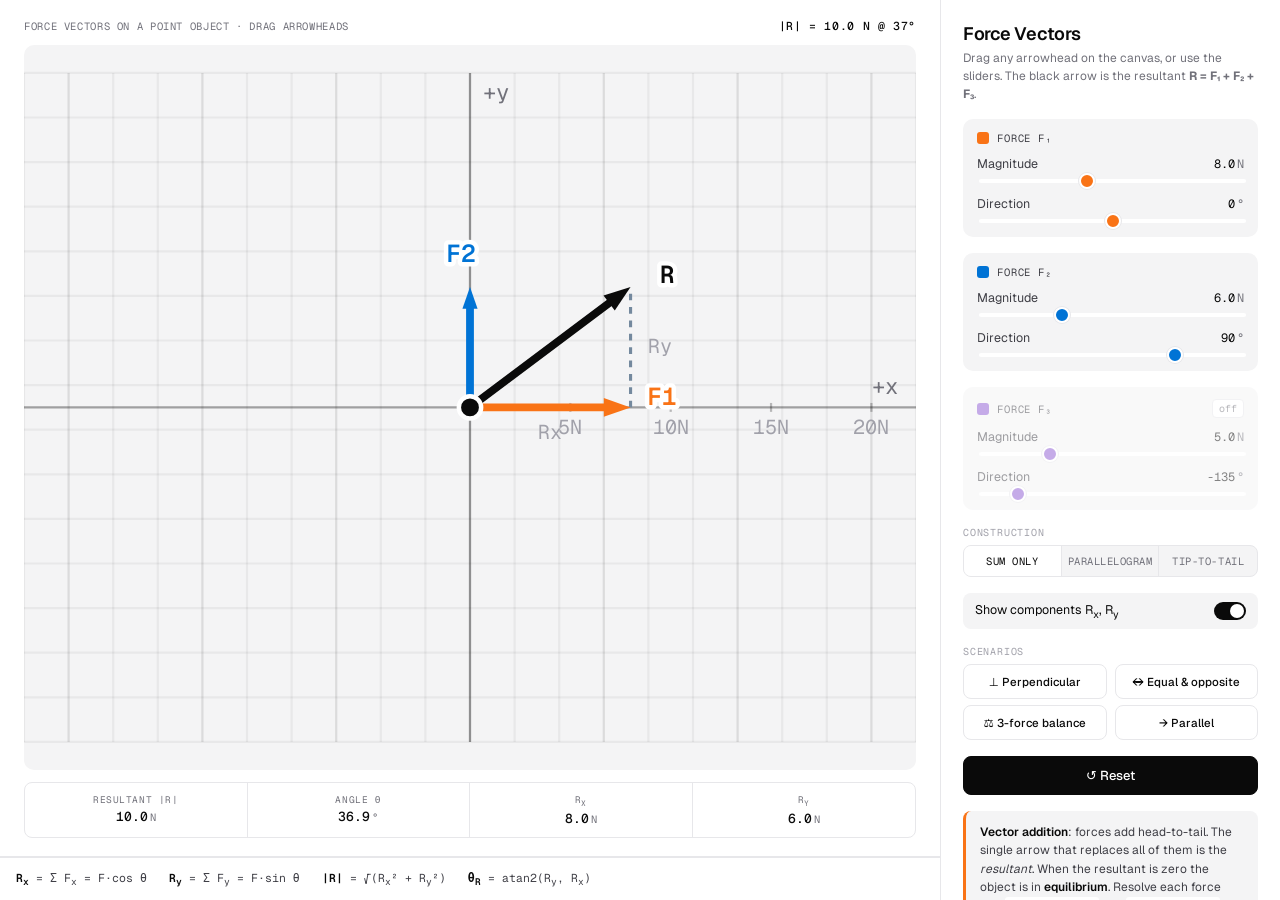
<file: newtons-second-law.html>
<!DOCTYPE html>
<html lang="en">
<head>
  <meta charset="UTF-8" />
  <meta name="viewport" content="width=device-width, initial-scale=1.0" />
  <title>Force Vectors — Sim</title>
  <link href="https://fonts.googleapis.com/css2?family=Geist:wght@400;500;600&family=Geist+Mono:wght@400;500&display=swap" rel="stylesheet" />
  <style>
    :root {
      --bg: #fafafa;
      --surface: #ffffff;
      --surface-2: #f4f4f5;
      --border: #e7e7ea;
      --ink: #0a0a0a;
      --ink-2: #3f3f46;
      --ink-3: #71717a;
      --ink-4: #a1a1aa;
      --f1: #F97316;                  /* Dynamics unit orange */
      --f2: oklch(0.55 0.18 250);     /* blue */
      --f3: oklch(0.58 0.18 300);     /* violet */
      --res: #0a0a0a;                 /* resultant: ink */
      --comp: oklch(0.62 0.04 250);   /* component dashed */
      --sans: "Geist", ui-sans-serif, system-ui, -apple-system, sans-serif;
      --mono: "Geist Mono", ui-monospace, "SF Mono", Menlo, monospace;
    }
    * { box-sizing: border-box; }
    html, body { margin: 0; padding: 0; font-family: var(--sans); background: var(--bg); color: var(--ink); font-size: 14px; -webkit-font-smoothing: antialiased; }

    .sim { display: grid; grid-template-columns: 1fr 340px; height: 100vh; min-height: 600px; }
    @media (max-width: 760px) {
      .sim { grid-template-columns: 1fr; grid-template-rows: minmax(420px, 60vh) 1fr; min-height: 0; }
      .panel { border-left: none; border-top: 1px solid var(--border); }
    }

    .stage { position: relative; background: linear-gradient(180deg, #f8f8fa 0%, #f0f0f3 100%); display: grid; grid-template-rows: 1fr auto; overflow: hidden; }

    .scene { position: relative; padding: 18px 24px; border-bottom: 1px solid var(--border); background: #fff; display: flex; flex-direction: column; gap: 12px; overflow: hidden; }
    .scene-head { display: flex; align-items: baseline; justify-content: space-between; font-family: var(--mono); font-size: 10.5px; text-transform: uppercase; letter-spacing: 0.06em; color: var(--ink-3); }
    .scene-head .hint { color: var(--ink); font-weight: 500; font-size: 11.5px; }

    .canvas-wrap { position: relative; flex: 1; min-height: 320px; background: var(--surface-2); border-radius: 10px; overflow: hidden; }
    svg.canvas { width: 100%; height: 100%; display: block; touch-action: none; user-select: none; }
    .grid-line { stroke: rgba(0,0,0,0.05); stroke-width: 1; }
    .grid-line.major { stroke: rgba(0,0,0,0.1); }
    .axis { stroke: rgba(0,0,0,0.35); stroke-width: 1; }
    .axis-label { fill: var(--ink-3); font-family: var(--mono); font-size: 10px; }
    .axis-tick { stroke: rgba(0,0,0,0.25); stroke-width: 1; }
    .axis-tick-label { fill: var(--ink-4); font-family: var(--mono); font-size: 9px; }

    .obj { fill: var(--ink); stroke: #fff; stroke-width: 2; }
    .obj-label { fill: var(--ink); font-family: var(--mono); font-size: 10.5px; font-weight: 500; }

    .vec-shaft { stroke-width: 3.5; stroke-linecap: round; fill: none; cursor: grab; }
    .vec-shaft.dragging { cursor: grabbing; }
    .vec-shaft.ghost { opacity: 0.32; stroke-dasharray: 4 4; }
    .vec-head-touch { fill: transparent; cursor: grab; }
    .vec-head-touch.dragging { cursor: grabbing; }
    .vec-tag {
      font-family: var(--mono); font-size: 11px; font-weight: 600;
      paint-order: stroke; stroke: #fff; stroke-width: 4; stroke-linejoin: round;
    }
    .vec-tag.f1 { fill: var(--f1); }
    .vec-tag.f2 { fill: var(--f2); }
    .vec-tag.f3 { fill: var(--f3); }
    .vec-tag.res { fill: var(--res); }

    .comp-line { stroke: var(--comp); stroke-width: 1.4; stroke-dasharray: 3 3; fill: none; }
    .comp-cap { fill: var(--comp); }

    .readout-row {
      display: grid;
      grid-template-columns: 1fr 1fr 1fr 1fr;
      gap: 0;
      border: 1px solid var(--border);
      border-radius: 8px;
      overflow: hidden;
      background: #fff;
    }
    .readout {
      padding: 10px 12px;
      border-right: 1px solid var(--border);
      text-align: center;
    }
    .readout:last-child { border-right: none; }
    .readout-label { font-family: var(--mono); font-size: 9.5px; text-transform: uppercase; letter-spacing: 0.06em; color: var(--ink-3); margin-bottom: 2px; }
    .readout-value { font-family: var(--mono); font-size: 13px; font-weight: 500; font-variant-numeric: tabular-nums; }
    .readout-value .u { font-weight: 400; color: var(--ink-3); font-size: 10.5px; margin-left: 2px; }

    /* Equation strip */
    .eq-strip {
      padding: 12px 16px;
      background: #fff;
      border-top: 1px solid var(--border);
      display: flex;
      flex-wrap: wrap;
      gap: 14px 22px;
      font-family: var(--mono);
      font-size: 11.5px;
      color: var(--ink-2);
      align-items: center;
    }
    .eq-strip strong { color: var(--ink); font-weight: 600; }
    .eq-strip .sw { display: inline-block; width: 10px; height: 10px; border-radius: 2px; vertical-align: middle; margin-right: 6px; }

    /* Panel */
    .panel {
      border-left: 1px solid var(--border);
      background: var(--surface);
      padding: 22px 22px 24px;
      display: flex;
      flex-direction: column;
      gap: 16px;
      overflow-y: auto;
    }
    .panel-header h2 { margin: 0; font-size: 18px; font-weight: 600; letter-spacing: -0.015em; }
    .panel-header p { margin: 4px 0 0; font-size: 12px; color: var(--ink-3); line-height: 1.5; }

    .ctrl-group { display: flex; flex-direction: column; gap: 10px; padding: 12px 14px; background: var(--surface-2); border-radius: 10px; }
    .ctrl-group-head { display: flex; align-items: center; gap: 8px; }
    .ctrl-group-swatch { width: 12px; height: 12px; border-radius: 3px; }
    .ctrl-group-label { font-family: var(--mono); font-size: 10.5px; text-transform: uppercase; letter-spacing: 0.08em; color: var(--ink-2); flex: 1; }
    .ctrl-group-toggle { font-family: var(--mono); font-size: 10px; color: var(--ink-3); cursor: pointer; padding: 2px 6px; border-radius: 4px; border: 1px solid var(--border); background: #fff; }
    .ctrl-group-toggle.on { color: var(--ink); }
    .ctrl-group.disabled { opacity: 0.5; }
    .ctrl-group.disabled input[type="range"] { pointer-events: none; }

    .ctrl { display: flex; flex-direction: column; gap: 5px; }
    .ctrl-head { display: flex; justify-content: space-between; align-items: baseline; font-size: 12.5px; }
    .ctrl-label { color: var(--ink-2); }
    .ctrl-value { font-family: var(--mono); font-size: 12px; color: var(--ink); font-variant-numeric: tabular-nums; }
    .ctrl-value .unit { color: var(--ink-3); margin-left: 2px; }

    input[type="range"] {
      -webkit-appearance: none; appearance: none;
      width: 100%; height: 4px;
      background: #fff;
      border-radius: 999px;
      outline: none;
    }
    input[type="range"]::-webkit-slider-thumb {
      -webkit-appearance: none; appearance: none;
      width: 16px; height: 16px;
      background: var(--ink); border-radius: 50%;
      border: 2px solid var(--surface);
      box-shadow: 0 0 0 1px var(--border); cursor: grab;
    }
    input[type="range"].thumb-f1::-webkit-slider-thumb { background: var(--f1); }
    input[type="range"].thumb-f2::-webkit-slider-thumb { background: var(--f2); }
    input[type="range"].thumb-f3::-webkit-slider-thumb { background: var(--f3); }
    input[type="range"]::-moz-range-thumb {
      width: 16px; height: 16px;
      background: var(--ink); border-radius: 50%;
      border: 2px solid var(--surface);
    }

    .btn-row { display: flex; gap: 8px; flex-wrap: wrap; }
    .btn {
      flex: 1; min-width: 0; display: inline-flex; align-items: center; justify-content: center; gap: 4px;
      padding: 9px 8px; border-radius: 8px;
      font-size: 11.5px; font-weight: 500;
      border: 1px solid var(--border); background: var(--surface);
      color: var(--ink); font-family: inherit; cursor: pointer; white-space: nowrap;
    }
    .btn:hover { background: var(--surface-2); }
    .btn.primary { background: var(--ink); color: white; border-color: var(--ink); font-size: 13px; padding: 10px 12px; }
    .btn.primary:hover { background: var(--ink-2); }

    .seg {
      display: grid; grid-template-columns: 1fr 1fr 1fr;
      gap: 0;
      border: 1px solid var(--border);
      border-radius: 8px;
      overflow: hidden;
      background: var(--surface-2);
    }
    .seg button {
      padding: 8px 6px;
      font-family: var(--mono); font-size: 10.5px;
      text-transform: uppercase; letter-spacing: 0.05em;
      background: transparent; color: var(--ink-3);
      border: none; cursor: pointer;
      border-right: 1px solid var(--border);
    }
    .seg button:last-child { border-right: none; }
    .seg button.on { background: #fff; color: var(--ink); }

    .toggle { display: flex; align-items: center; justify-content: space-between; padding: 8px 12px; background: var(--surface-2); border-radius: 8px; font-size: 12.5px; cursor: pointer; user-select: none; }
    .toggle .switch { width: 32px; height: 18px; background: var(--border); border-radius: 999px; position: relative; transition: background 0.15s; }
    .toggle .switch::after { content: ""; position: absolute; top: 2px; left: 2px; width: 14px; height: 14px; background: #fff; border-radius: 50%; transition: transform 0.15s; box-shadow: 0 1px 2px rgba(0,0,0,0.15); }
    .toggle.on .switch { background: var(--ink); }
    .toggle.on .switch::after { transform: translateX(14px); }

    .tip {
      background: var(--surface-2);
      padding: 12px 14px;
      border-radius: 8px;
      font-size: 12px;
      color: var(--ink-2);
      line-height: 1.55;
      border-left: 3px solid var(--f1);
    }
    .tip strong { color: var(--ink); font-weight: 600; }
    .tip code { font-family: var(--mono); background: #fff; padding: 1px 5px; border-radius: 3px; font-size: 11.5px; }
  </style>
</head>
<body>
  <div class="sim">
    <div class="stage">
      <div class="scene">
        <div class="scene-head">
          <span>Force vectors on a point object · drag arrowheads</span>
          <span class="hint">|R| = <span id="r-magnitude">0.0</span> N @ <span id="r-angle">0°</span></span>
        </div>

        <div class="canvas-wrap">
          <svg class="canvas" id="canvas" viewBox="-200 -150 400 300" preserveAspectRatio="xMidYMid meet">
            <g id="grid"></g>
            <g id="axes"></g>
            <g id="components"></g>
            <g id="vectors"></g>
            <g id="parallelogram"></g>
            <g id="tiptotail"></g>
            <g id="object">
              <circle cx="0" cy="0" r="5" class="obj"></circle>
            </g>
            <g id="labels"></g>
          </svg>
        </div>

        <div class="readout-row">
          <div class="readout">
            <div class="readout-label">Resultant |R|</div>
            <div class="readout-value"><span id="rmag-out">0.0</span><span class="u">N</span></div>
          </div>
          <div class="readout">
            <div class="readout-label">Angle θ</div>
            <div class="readout-value"><span id="rang-out">0.0</span><span class="u">°</span></div>
          </div>
          <div class="readout">
            <div class="readout-label">R<sub>x</sub></div>
            <div class="readout-value"><span id="rx-out">0.0</span><span class="u">N</span></div>
          </div>
          <div class="readout">
            <div class="readout-label">R<sub>y</sub></div>
            <div class="readout-value"><span id="ry-out">0.0</span><span class="u">N</span></div>
          </div>
        </div>
      </div>

      <div class="eq-strip">
        <span><strong>R<sub>x</sub></strong> = Σ F<sub>x</sub> = F·cos θ</span>
        <span><strong>R<sub>y</sub></strong> = Σ F<sub>y</sub> = F·sin θ</span>
        <span><strong>|R|</strong> = √(R<sub>x</sub>² + R<sub>y</sub>²)</span>
        <span><strong>θ<sub>R</sub></strong> = atan2(R<sub>y</sub>, R<sub>x</sub>)</span>
      </div>
    </div>

    <aside class="panel">
      <div class="panel-header">
        <h2>Force Vectors</h2>
        <p>Drag any arrowhead on the canvas, or use the sliders. The black arrow is the resultant <strong>R = F₁ + F₂ + F₃</strong>.</p>
      </div>

      <div class="ctrl-group" id="g-f1">
        <div class="ctrl-group-head">
          <span class="ctrl-group-swatch" style="background: var(--f1)"></span>
          <span class="ctrl-group-label">Force F₁</span>
        </div>
        <div class="ctrl">
          <div class="ctrl-head">
            <span class="ctrl-label">Magnitude</span>
            <span class="ctrl-value"><span id="f1-mag-out">8.0</span><span class="unit">N</span></span>
          </div>
          <input type="range" id="f1-mag" class="thumb-f1" min="0" max="20" step="0.1" value="8" />
        </div>
        <div class="ctrl">
          <div class="ctrl-head">
            <span class="ctrl-label">Direction</span>
            <span class="ctrl-value"><span id="f1-ang-out">0</span><span class="unit">°</span></span>
          </div>
          <input type="range" id="f1-ang" class="thumb-f1" min="-180" max="180" step="1" value="0" />
        </div>
      </div>

      <div class="ctrl-group" id="g-f2">
        <div class="ctrl-group-head">
          <span class="ctrl-group-swatch" style="background: var(--f2)"></span>
          <span class="ctrl-group-label">Force F₂</span>
        </div>
        <div class="ctrl">
          <div class="ctrl-head">
            <span class="ctrl-label">Magnitude</span>
            <span class="ctrl-value"><span id="f2-mag-out">6.0</span><span class="unit">N</span></span>
          </div>
          <input type="range" id="f2-mag" class="thumb-f2" min="0" max="20" step="0.1" value="6" />
        </div>
        <div class="ctrl">
          <div class="ctrl-head">
            <span class="ctrl-label">Direction</span>
            <span class="ctrl-value"><span id="f2-ang-out">90</span><span class="unit">°</span></span>
          </div>
          <input type="range" id="f2-ang" class="thumb-f2" min="-180" max="180" step="1" value="90" />
        </div>
      </div>

      <div class="ctrl-group disabled" id="g-f3">
        <div class="ctrl-group-head">
          <span class="ctrl-group-swatch" style="background: var(--f3)"></span>
          <span class="ctrl-group-label">Force F₃</span>
          <button class="ctrl-group-toggle" id="f3-toggle">off</button>
        </div>
        <div class="ctrl">
          <div class="ctrl-head">
            <span class="ctrl-label">Magnitude</span>
            <span class="ctrl-value"><span id="f3-mag-out">5.0</span><span class="unit">N</span></span>
          </div>
          <input type="range" id="f3-mag" class="thumb-f3" min="0" max="20" step="0.1" value="5" />
        </div>
        <div class="ctrl">
          <div class="ctrl-head">
            <span class="ctrl-label">Direction</span>
            <span class="ctrl-value"><span id="f3-ang-out">-135</span><span class="unit">°</span></span>
          </div>
          <input type="range" id="f3-ang" class="thumb-f3" min="-180" max="180" step="1" value="-135" />
        </div>
      </div>

      <div>
        <div style="font-family: var(--mono); font-size: 10px; text-transform: uppercase; letter-spacing: 0.08em; color: var(--ink-4); margin-bottom: 6px;">Construction</div>
        <div class="seg" id="method-seg">
          <button data-method="none" class="on">Sum only</button>
          <button data-method="parallel">Parallelogram</button>
          <button data-method="tiptail">Tip-to-tail</button>
        </div>
      </div>

      <div class="toggle on" id="components-toggle">
        <span>Show components R<sub>x</sub>, R<sub>y</sub></span>
        <span class="switch"></span>
      </div>

      <div>
        <div style="font-family: var(--mono); font-size: 10px; text-transform: uppercase; letter-spacing: 0.08em; color: var(--ink-4); margin-bottom: 6px;">Scenarios</div>
        <div class="btn-row">
          <button class="btn" data-preset="perp">⊥ Perpendicular</button>
          <button class="btn" data-preset="opposite">↔ Equal &amp; opposite</button>
        </div>
        <div class="btn-row" style="margin-top: 6px;">
          <button class="btn" data-preset="balance">⚖ 3-force balance</button>
          <button class="btn" data-preset="parallel">→ Parallel</button>
        </div>
      </div>

      <div class="btn-row">
        <button class="btn primary" id="reset-btn">↺ Reset</button>
      </div>

      <div class="tip">
        <strong>Vector addition</strong>: forces add head-to-tail. The single arrow that replaces all of them is the <em>resultant</em>. When the resultant is zero the object is in <strong>equilibrium</strong>. Resolve each force into <code>Fx = F cos θ</code> and <code>Fy = F sin θ</code>, sum them, then recombine.
      </div>
    </aside>
  </div>

  <script>
    const NS = "http://www.w3.org/2000/svg";
    const $ = (id) => document.getElementById(id);

    // ── Coordinate system ──
    // viewBox is -200..200 (x) and -150..150 (y) in SVG units.
    // SVG y is flipped: math up = SVG -y. We keep all math in standard
    // physics coordinates (x right, y up, angle ccw from +x) and convert
    // only when drawing.
    const VIEW = { x: -200, y: -150, w: 400, h: 300 };
    const PX_PER_N = 9; // 1 N = 9 SVG units of arrow length

    function svgPoint(mx, my, svg) {
      const pt = svg.createSVGPoint();
      pt.x = mx; pt.y = my;
      const ctm = svg.getScreenCTM().inverse();
      const p = pt.matrixTransform(ctm);
      return { x: p.x, y: -p.y }; // flip y back to math
    }

    // ── State ──
    const state = {
      forces: [
        { id: "f1", enabled: true,  mag: 8, ang: 0,    color: "var(--f1)" },
        { id: "f2", enabled: true,  mag: 6, ang: 90,   color: "var(--f2)" },
        { id: "f3", enabled: false, mag: 5, ang: -135, color: "var(--f3)" },
      ],
      showComponents: true,
      method: "none", // 'none' | 'parallel' | 'tiptail'
    };

    const getF = (id) => state.forces.find(f => f.id === id);

    // ── Math helpers ──
    const rad = (deg) => deg * Math.PI / 180;
    const deg = (r) => r * 180 / Math.PI;
    function components(f) {
      return { x: f.mag * Math.cos(rad(f.ang)), y: f.mag * Math.sin(rad(f.ang)) };
    }
    function resultant() {
      let x = 0, y = 0;
      for (const f of state.forces) {
        if (!f.enabled) continue;
        const c = components(f);
        x += c.x; y += c.y;
      }
      const mag = Math.hypot(x, y);
      const ang = mag < 1e-6 ? 0 : deg(Math.atan2(y, x));
      return { x, y, mag, ang };
    }

    // ── Drawing primitives ──
    function clearGroup(id) { $(id).innerHTML = ""; }

    function makeArrow(g, ox, oy, fx, fy, color, opts = {}) {
      // physics-coord input; flip y for SVG.
      const sox = ox, soy = -oy;
      const sfx = fx, sfy = -fy;
      const dx = sfx - sox, dy = sfy - soy;
      const len = Math.hypot(dx, dy);
      const headLen = Math.min(12, Math.max(6, len * 0.18));
      const headW = headLen * 0.7;
      // Pull shaft end back so it meets the arrowhead base, not the tip
      const ux = len > 0 ? dx / len : 0;
      const uy = len > 0 ? dy / len : 0;
      const shaftEndX = sox + ux * Math.max(0, len - headLen * 0.85);
      const shaftEndY = soy + uy * Math.max(0, len - headLen * 0.85);

      const shaft = document.createElementNS(NS, "line");
      shaft.setAttribute("x1", sox); shaft.setAttribute("y1", soy);
      shaft.setAttribute("x2", shaftEndX); shaft.setAttribute("y2", shaftEndY);
      shaft.setAttribute("stroke", color);
      shaft.setAttribute("class", "vec-shaft" + (opts.ghost ? " ghost" : ""));
      shaft.setAttribute("stroke-width", opts.width || 3.5);
      if (opts.dashed) shaft.setAttribute("stroke-dasharray", "5 4");
      g.appendChild(shaft);

      // Arrowhead triangle
      if (len > 1) {
        const perpX = -uy, perpY = ux;
        const baseX = sox + ux * len, baseY = soy + uy * len;
        const backX = sox + ux * (len - headLen), backY = soy + uy * (len - headLen);
        const p1 = `${baseX},${baseY}`;
        const p2 = `${backX + perpX * headW / 2},${backY + perpY * headW / 2}`;
        const p3 = `${backX - perpX * headW / 2},${backY - perpY * headW / 2}`;
        const tri = document.createElementNS(NS, "polygon");
        tri.setAttribute("points", `${p1} ${p2} ${p3}`);
        tri.setAttribute("fill", color);
        if (opts.ghost) tri.setAttribute("opacity", "0.32");
        g.appendChild(tri);
      }

      // Touch target for dragging arrowhead
      if (opts.draggable) {
        const touch = document.createElementNS(NS, "circle");
        touch.setAttribute("cx", sox + ux * len);
        touch.setAttribute("cy", soy + uy * len);
        touch.setAttribute("r", 14);
        touch.setAttribute("class", "vec-head-touch");
        touch.dataset.id = opts.id;
        g.appendChild(touch);
      }
      return { tipX: sox + ux * len, tipY: soy + uy * len };
    }

    function addLabel(g, x, y, text, klass) {
      const t = document.createElementNS(NS, "text");
      t.setAttribute("x", x); t.setAttribute("y", -y);
      t.setAttribute("class", "vec-tag " + klass);
      t.setAttribute("dominant-baseline", "middle");
      t.setAttribute("text-anchor", "middle");
      t.textContent = text;
      g.appendChild(t);
    }

    // ── Build grid + axes ──
    function buildGrid() {
      const g = $("grid"); g.innerHTML = "";
      const a = $("axes"); a.innerHTML = "";
      // 20-unit grid
      for (let x = VIEW.x; x <= VIEW.x + VIEW.w; x += 20) {
        const l = document.createElementNS(NS, "line");
        l.setAttribute("x1", x); l.setAttribute("x2", x);
        l.setAttribute("y1", VIEW.y); l.setAttribute("y2", VIEW.y + VIEW.h);
        l.setAttribute("class", "grid-line" + (x % 60 === 0 ? " major" : ""));
        g.appendChild(l);
      }
      for (let y = VIEW.y; y <= VIEW.y + VIEW.h; y += 20) {
        const l = document.createElementNS(NS, "line");
        l.setAttribute("x1", VIEW.x); l.setAttribute("x2", VIEW.x + VIEW.w);
        l.setAttribute("y1", y); l.setAttribute("y2", y);
        l.setAttribute("class", "grid-line" + (y % 60 === 0 ? " major" : ""));
        g.appendChild(l);
      }
      // Axes
      const ax = document.createElementNS(NS, "line");
      ax.setAttribute("x1", VIEW.x); ax.setAttribute("x2", VIEW.x + VIEW.w);
      ax.setAttribute("y1", 0); ax.setAttribute("y2", 0);
      ax.setAttribute("class", "axis");
      a.appendChild(ax);
      const ay = document.createElementNS(NS, "line");
      ay.setAttribute("x1", 0); ay.setAttribute("x2", 0);
      ay.setAttribute("y1", VIEW.y); ay.setAttribute("y2", VIEW.y + VIEW.h);
      ay.setAttribute("class", "axis");
      a.appendChild(ay);
      // Axis labels
      const xL = document.createElementNS(NS, "text");
      xL.setAttribute("x", VIEW.x + VIEW.w - 8); xL.setAttribute("y", -6);
      xL.setAttribute("text-anchor", "end");
      xL.setAttribute("class", "axis-label");
      xL.textContent = "+x";
      a.appendChild(xL);
      const yL = document.createElementNS(NS, "text");
      yL.setAttribute("x", 6); yL.setAttribute("y", VIEW.y + 12);
      yL.setAttribute("class", "axis-label");
      yL.textContent = "+y";
      a.appendChild(yL);

      // Tick labels every 5 N along +x as scale reference
      for (let n = 5; n <= 20; n += 5) {
        const sx = n * PX_PER_N;
        if (sx > VIEW.x + VIEW.w - 6) break;
        const t = document.createElementNS(NS, "line");
        t.setAttribute("x1", sx); t.setAttribute("x2", sx);
        t.setAttribute("y1", -2); t.setAttribute("y2", 2);
        t.setAttribute("class", "axis-tick");
        a.appendChild(t);
        const lbl = document.createElementNS(NS, "text");
        lbl.setAttribute("x", sx); lbl.setAttribute("y", 12);
        lbl.setAttribute("text-anchor", "middle");
        lbl.setAttribute("class", "axis-tick-label");
        lbl.textContent = n + "N";
        a.appendChild(lbl);
      }
    }

    // ── Render forces, resultant, components, construction ──
    function renderCanvas() {
      const vg = $("vectors"); vg.innerHTML = "";
      const lg = $("labels"); lg.innerHTML = "";
      const cg = $("components"); cg.innerHTML = "";
      const pg = $("parallelogram"); pg.innerHTML = "";
      const tg = $("tiptotail"); tg.innerHTML = "";

      // Tip-to-tail ghost arrows
      if (state.method === "tiptail") {
        let cx = 0, cy = 0;
        const klass = ["f1", "f2", "f3"];
        for (let i = 0; i < state.forces.length; i++) {
          const f = state.forces[i];
          if (!f.enabled) continue;
          const c = components(f);
          const colorVar = `var(--${f.id})`;
          makeArrow(tg, cx, cy, cx + c.x * PX_PER_N, cy + c.y * PX_PER_N, colorVar, { ghost: true, width: 2.5 });
          cx += c.x * PX_PER_N; cy += c.y * PX_PER_N;
        }
      }

      // Parallelogram for first two enabled forces
      if (state.method === "parallel") {
        const enabled = state.forces.filter(f => f.enabled);
        if (enabled.length >= 2) {
          const a = components(enabled[0]);
          const b = components(enabled[1]);
          const ax = a.x * PX_PER_N, ay = a.y * PX_PER_N;
          const bx = b.x * PX_PER_N, by = b.y * PX_PER_N;
          // Two parallel sides
          const seg1 = document.createElementNS(NS, "line");
          seg1.setAttribute("x1", ax); seg1.setAttribute("y1", -ay);
          seg1.setAttribute("x2", ax + bx); seg1.setAttribute("y2", -(ay + by));
          seg1.setAttribute("stroke", `var(--${enabled[1].id})`);
          seg1.setAttribute("stroke-width", "1.5");
          seg1.setAttribute("stroke-dasharray", "4 3");
          seg1.setAttribute("opacity", "0.55");
          pg.appendChild(seg1);
          const seg2 = document.createElementNS(NS, "line");
          seg2.setAttribute("x1", bx); seg2.setAttribute("y1", -by);
          seg2.setAttribute("x2", ax + bx); seg2.setAttribute("y2", -(ay + by));
          seg2.setAttribute("stroke", `var(--${enabled[0].id})`);
          seg2.setAttribute("stroke-width", "1.5");
          seg2.setAttribute("stroke-dasharray", "4 3");
          seg2.setAttribute("opacity", "0.55");
          pg.appendChild(seg2);
        }
      }

      // Each force arrow (from origin, in current math coords)
      for (const f of state.forces) {
        if (!f.enabled || f.mag < 0.05) continue;
        const c = components(f);
        const fx = c.x * PX_PER_N, fy = c.y * PX_PER_N;
        const colorVar = `var(--${f.id})`;
        const r = makeArrow(vg, 0, 0, fx, fy, colorVar, { draggable: true, id: f.id });
        // Label slightly past tip, offset perpendicular to avoid overlap
        const len = Math.hypot(fx, fy);
        if (len > 4) {
          const ux = fx / len, uy = fy / len;
          const lx = fx + ux * 14 - uy * 4;
          const ly = fy + uy * 14 + ux * 4;
          addLabel(lg, lx, ly, f.id.toUpperCase().replace("F", "F"), f.id);
        }
      }

      // Resultant
      const R = resultant();
      if (R.mag > 0.05) {
        const fx = R.x * PX_PER_N, fy = R.y * PX_PER_N;
        makeArrow(vg, 0, 0, fx, fy, "var(--res)", { width: 4 });
        const len = Math.hypot(fx, fy);
        const ux = fx / len, uy = fy / len;
        addLabel(lg, fx + ux * 16 + uy * 6, fy + uy * 16 - ux * 6, "R", "res");
      }

      // Components of resultant
      if (state.showComponents && R.mag > 0.05) {
        const rx = R.x * PX_PER_N, ry = R.y * PX_PER_N;
        // horizontal leg
        const h = document.createElementNS(NS, "line");
        h.setAttribute("x1", 0); h.setAttribute("y1", 0);
        h.setAttribute("x2", rx); h.setAttribute("y2", 0);
        h.setAttribute("class", "comp-line");
        cg.appendChild(h);
        // vertical leg
        const v = document.createElementNS(NS, "line");
        v.setAttribute("x1", rx); v.setAttribute("y1", 0);
        v.setAttribute("x2", rx); v.setAttribute("y2", -ry);
        v.setAttribute("class", "comp-line");
        cg.appendChild(v);
        // little labels
        if (Math.abs(rx) > 12) {
          const t = document.createElementNS(NS, "text");
          t.setAttribute("x", rx / 2); t.setAttribute("y", 14);
          t.setAttribute("text-anchor", "middle");
          t.setAttribute("class", "axis-tick-label");
          t.textContent = "Rx";
          cg.appendChild(t);
        }
        if (Math.abs(ry) > 12) {
          const t = document.createElementNS(NS, "text");
          t.setAttribute("x", rx + (rx >= 0 ? 8 : -8));
          t.setAttribute("y", -ry / 2);
          t.setAttribute("text-anchor", rx >= 0 ? "start" : "end");
          t.setAttribute("class", "axis-tick-label");
          t.setAttribute("dominant-baseline", "middle");
          t.textContent = "Ry";
          cg.appendChild(t);
        }
      }

      // Readouts
      $("rmag-out").textContent = R.mag.toFixed(1);
      $("rang-out").textContent = R.ang.toFixed(1);
      $("rx-out").textContent = R.x.toFixed(1);
      $("ry-out").textContent = R.y.toFixed(1);
      $("r-magnitude").textContent = R.mag.toFixed(1);
      $("r-angle").textContent = R.ang.toFixed(0) + "°";
    }

    // ── Sync sliders & state ──
    function syncForceUI(f) {
      $(`${f.id}-mag-out`).textContent = f.mag.toFixed(1);
      $(`${f.id}-ang-out`).textContent = Math.round(f.ang);
      $(`${f.id}-mag`).value = f.mag;
      $(`${f.id}-ang`).value = f.ang;
    }

    function render() {
      for (const f of state.forces) syncForceUI(f);
      $("g-f3").classList.toggle("disabled", !getF("f3").enabled);
      $("f3-toggle").classList.toggle("on", getF("f3").enabled);
      $("f3-toggle").textContent = getF("f3").enabled ? "on" : "off";
      $("components-toggle").classList.toggle("on", state.showComponents);
      document.querySelectorAll("#method-seg button").forEach(b => {
        b.classList.toggle("on", b.dataset.method === state.method);
      });
      renderCanvas();
    }

    // ── Drag interaction ──
    let dragging = null;
    const svg = $("canvas");

    function onPointerDown(e) {
      const target = e.target.closest(".vec-head-touch");
      if (!target) return;
      dragging = target.dataset.id;
      target.classList.add("dragging");
      svg.setPointerCapture(e.pointerId);
      e.preventDefault();
    }
    function onPointerMove(e) {
      if (!dragging) return;
      const f = getF(dragging);
      const p = svgPoint(e.clientX, e.clientY, svg);
      // Convert SVG-units position back to physics N
      const mag = Math.hypot(p.x, p.y) / PX_PER_N;
      let ang = deg(Math.atan2(p.y, p.x));
      f.mag = Math.max(0, Math.min(20, mag));
      f.ang = Math.max(-180, Math.min(180, ang));
      render();
    }
    function onPointerUp(e) {
      if (!dragging) return;
      document.querySelectorAll(".vec-head-touch.dragging").forEach(n => n.classList.remove("dragging"));
      dragging = null;
    }
    svg.addEventListener("pointerdown", onPointerDown);
    svg.addEventListener("pointermove", onPointerMove);
    svg.addEventListener("pointerup", onPointerUp);
    svg.addEventListener("pointercancel", onPointerUp);

    // ── Slider bindings ──
    ["f1", "f2", "f3"].forEach(id => {
      $(`${id}-mag`).addEventListener("input", (e) => {
        getF(id).mag = parseFloat(e.target.value); render();
      });
      $(`${id}-ang`).addEventListener("input", (e) => {
        getF(id).ang = parseFloat(e.target.value); render();
      });
    });

    $("f3-toggle").addEventListener("click", () => {
      const f = getF("f3");
      f.enabled = !f.enabled;
      render();
    });

    $("components-toggle").addEventListener("click", () => {
      state.showComponents = !state.showComponents;
      render();
    });

    document.querySelectorAll("#method-seg button").forEach(btn => {
      btn.addEventListener("click", () => {
        state.method = btn.dataset.method;
        render();
      });
    });

    // ── Scenarios ──
    function applyPreset(name) {
      const f1 = getF("f1"), f2 = getF("f2"), f3 = getF("f3");
      if (name === "perp") {
        f1.mag = 8; f1.ang = 0; f1.enabled = true;
        f2.mag = 6; f2.ang = 90; f2.enabled = true;
        f3.enabled = false;
        state.method = "parallel";
      } else if (name === "opposite") {
        f1.mag = 7; f1.ang = 0;   f1.enabled = true;
        f2.mag = 7; f2.ang = 180; f2.enabled = true;
        f3.enabled = false;
        state.method = "tiptail";
      } else if (name === "balance") {
        // Three 120°-apart equal forces ⇒ zero resultant
        f1.mag = 6; f1.ang = 90;   f1.enabled = true;
        f2.mag = 6; f2.ang = -30;  f2.enabled = true;
        f3.mag = 6; f3.ang = -150; f3.enabled = true;
        state.method = "tiptail";
      } else if (name === "parallel") {
        f1.mag = 5; f1.ang = 0; f1.enabled = true;
        f2.mag = 4; f2.ang = 0; f2.enabled = true;
        f3.enabled = false;
        state.method = "tiptail";
      }
      render();
    }
    document.querySelectorAll("[data-preset]").forEach(btn => {
      btn.addEventListener("click", () => applyPreset(btn.dataset.preset));
    });

    $("reset-btn").addEventListener("click", () => {
      const init = [
        { id: "f1", enabled: true,  mag: 8, ang: 0 },
        { id: "f2", enabled: true,  mag: 6, ang: 90 },
        { id: "f3", enabled: false, mag: 5, ang: -135 },
      ];
      for (let i = 0; i < state.forces.length; i++) Object.assign(state.forces[i], init[i]);
      state.method = "none";
      state.showComponents = true;
      render();
    });

    // ── Init ──
    buildGrid();
    render();
  </script>
</body>
</html>
</file>
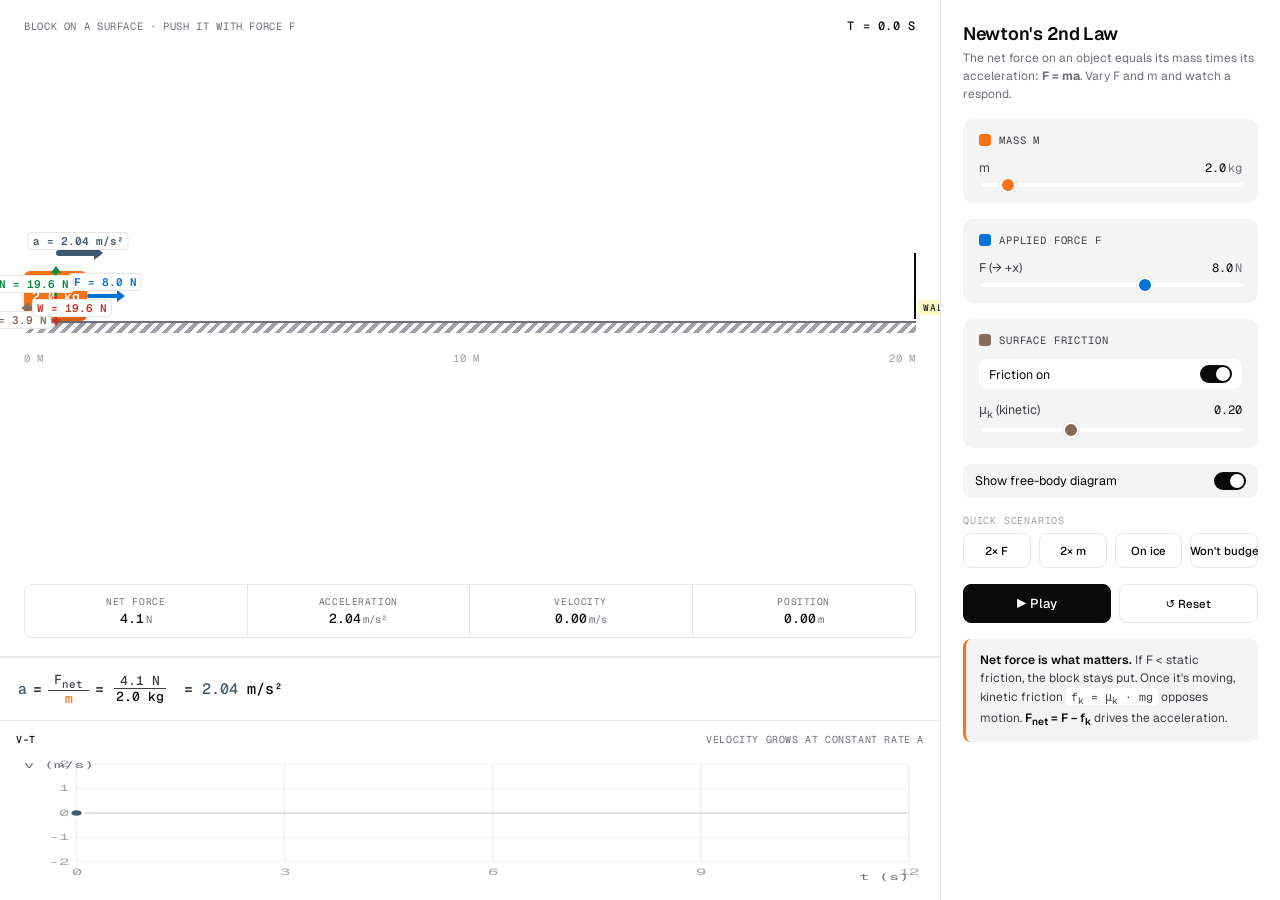
<file: projectile-motion.html>
<!DOCTYPE html>
<html lang="en">
<head>
  <meta charset="UTF-8" />
  <meta name="viewport" content="width=device-width, initial-scale=1.0" />
  <title>Newton's 2nd Law (F = ma) — Sim</title>
  <link href="https://fonts.googleapis.com/css2?family=Geist:wght@400;500;600&family=Geist+Mono:wght@400;500&display=swap" rel="stylesheet" />
  <style>
    :root {
      --bg: #fafafa;
      --surface: #ffffff;
      --surface-2: #f4f4f5;
      --border: #e7e7ea;
      --ink: #0a0a0a;
      --ink-2: #3f3f46;
      --ink-3: #71717a;
      --ink-4: #a1a1aa;
      --block: #F97316;            /* Dynamics unit orange */
      --force: oklch(0.55 0.18 250); /* applied force: blue */
      --friction: oklch(0.55 0.04 60);/* friction: warm gray */
      --normal: oklch(0.55 0.15 150);/* normal: green */
      --weight: oklch(0.55 0.18 30); /* weight: red-orange */
      --accel:  oklch(0.45 0.05 250);/* accel: deep slate */
      --sans: "Geist", ui-sans-serif, system-ui, -apple-system, sans-serif;
      --mono: "Geist Mono", ui-monospace, "SF Mono", Menlo, monospace;
    }
    * { box-sizing: border-box; }
    html, body { margin: 0; padding: 0; font-family: var(--sans); background: var(--bg); color: var(--ink); font-size: 14px; -webkit-font-smoothing: antialiased; }

    .sim { display: grid; grid-template-columns: 1fr 340px; height: 100vh; min-height: 600px; }
    @media (max-width: 760px) {
      .sim { grid-template-columns: 1fr; grid-template-rows: minmax(420px, 60vh) 1fr; min-height: 0; }
      .panel { border-left: none; border-top: 1px solid var(--border); }
    }

    .stage { position: relative; background: linear-gradient(180deg, #f8f8fa 0%, #f0f0f3 100%); display: grid; grid-template-rows: 1fr auto auto; overflow: hidden; }

    /* Scene */
    .scene { position: relative; padding: 18px 24px; border-bottom: 1px solid var(--border); background: #fff; display: flex; flex-direction: column; gap: 14px; overflow: hidden; }
    .scene-head { display: flex; align-items: baseline; justify-content: space-between; font-family: var(--mono); font-size: 10.5px; text-transform: uppercase; letter-spacing: 0.06em; color: var(--ink-3); }
    .scene-head .clock { color: var(--ink); font-weight: 500; font-size: 12px; }
    .track-wrap { display: flex; flex-direction: column; gap: 18px; flex: 1; justify-content: center; }
    .track { position: relative; height: 80px; }
    .ground {
      position: absolute; left: 0; right: 0;
      bottom: 0; height: 12px;
      background: repeating-linear-gradient(135deg, var(--ink-4), var(--ink-4) 4px, transparent 4px, transparent 8px);
      border-top: 2px solid var(--ink-3);
    }
    .ground.ice {
      background: repeating-linear-gradient(135deg, oklch(0.85 0.05 220), oklch(0.85 0.05 220) 4px, transparent 4px, transparent 9px);
      border-top: 2px solid oklch(0.7 0.06 220);
    }
    .stop-mark { position: absolute; top: 0; bottom: 14px; width: 2px; background: var(--ink); transform: translateX(-50%); pointer-events: none; }
    .stop-mark::before {
      content: "wall"; position: absolute; bottom: 4px; left: 4px;
      font-family: var(--mono); font-size: 9.5px; text-transform: uppercase; letter-spacing: 0.08em; color: var(--ink);
      background: #fef9c3; padding: 1px 5px; border-radius: 3px; white-space: nowrap;
    }
    .track-labels {
      font-family: var(--mono); font-size: 10.5px; color: var(--ink-4);
      text-transform: uppercase; letter-spacing: 0.06em;
      display: flex; justify-content: space-between;
    }

    /* Block */
    .block {
      position: absolute;
      bottom: 12px; left: 0;
      background: var(--block);
      border-radius: 6px;
      transition: width 0.18s, height 0.18s;
      box-shadow: 0 2px 8px rgba(0,0,0,0.12), inset 0 -3px 0 rgba(0,0,0,0.15);
      display: flex; align-items: center; justify-content: center;
      font-family: var(--mono); font-weight: 600; font-size: 13px; color: #fff;
    }
    .block .label { text-shadow: 0 1px 2px rgba(0,0,0,0.25); }

    /* Force vectors on the block */
    .fbd { position: absolute; pointer-events: none; }
    .arrow {
      position: absolute;
      height: 4px;
      border-radius: 2px;
      transform-origin: left center;
    }
    .arrow::after {
      content: ""; position: absolute; right: -2px; top: 50%; transform: translateY(-50%);
      width: 0; height: 0;
      border-top: 6px solid transparent;
      border-bottom: 6px solid transparent;
      border-left: 8px solid currentColor;
    }
    .arrow.force    { background: var(--force);    color: var(--force); }
    .arrow.friction { background: var(--friction); color: var(--friction); }
    .arrow.normal   { background: var(--normal);   color: var(--normal); }
    .arrow.weight   { background: var(--weight);   color: var(--weight); }
    .arrow.accel    { background: var(--accel);    color: var(--accel); height: 6px; border-radius: 3px; }
    .arrow.accel::after {
      border-top: 7px solid transparent;
      border-bottom: 7px solid transparent;
      border-left: 9px solid currentColor;
    }
    .arrow.reverse {
      transform-origin: right center;
      transform: scaleX(-1);
    }
    .vec-tag {
      position: absolute;
      font-family: var(--mono); font-size: 11px; font-weight: 600;
      padding: 1px 4px; border-radius: 3px;
      background: #fff;
      box-shadow: 0 0 0 1px var(--border);
      white-space: nowrap;
      transform: translate(-50%, -50%);
    }
    .vec-tag.force    { color: var(--force); }
    .vec-tag.friction { color: var(--friction); }
    .vec-tag.normal   { color: var(--normal); }
    .vec-tag.weight   { color: var(--weight); }
    .vec-tag.accel    { color: var(--accel); }

    /* Readouts */
    .readout-row {
      display: grid;
      grid-template-columns: 1fr 1fr 1fr 1fr;
      gap: 0;
      border: 1px solid var(--border);
      border-radius: 8px;
      overflow: hidden;
      background: #fff;
    }
    .readout {
      padding: 10px 12px;
      border-right: 1px solid var(--border);
      text-align: center;
    }
    .readout:last-child { border-right: none; }
    .readout-label { font-family: var(--mono); font-size: 9.5px; text-transform: uppercase; letter-spacing: 0.06em; color: var(--ink-3); margin-bottom: 2px; }
    .readout-value { font-family: var(--mono); font-size: 13px; font-weight: 500; font-variant-numeric: tabular-nums; }
    .readout-value .u { font-weight: 400; color: var(--ink-3); font-size: 10.5px; margin-left: 2px; }

    /* Equation strip */
    .eq-strip {
      padding: 14px 18px;
      background: #fff;
      border-top: 1px solid var(--border);
      display: flex;
      align-items: center;
      gap: 14px;
      font-family: var(--mono);
      flex-wrap: wrap;
    }
    .eq {
      display: flex; align-items: center; gap: 6px;
      font-size: 15px; font-weight: 500;
    }
    .eq .a { color: var(--accel); }
    .eq .f { color: var(--force); }
    .eq .m { color: var(--block); }
    .eq .frac { display: inline-flex; flex-direction: column; align-items: center; line-height: 1; }
    .eq .frac > div { padding: 1px 6px; font-size: 13px; }
    .eq .frac > .num { border-bottom: 1.5px solid currentColor; color: var(--ink-2); }
    .eq-result { font-family: var(--mono); font-size: 15px; font-weight: 500; }
    .eq-result .accent { color: var(--accel); }

    /* Mini chart */
    .chart {
      padding: 12px 16px 16px;
      background: #fff;
      border-top: 1px solid var(--border);
      display: flex; flex-direction: column; gap: 8px;
    }
    .chart-head { font-family: var(--mono); font-size: 10px; text-transform: uppercase; letter-spacing: 0.06em; color: var(--ink-3); display: flex; justify-content: space-between; }
    .chart-head strong { color: var(--ink); font-weight: 500; }
    .chart svg { width: 100%; height: 130px; }

    /* Panel */
    .panel {
      border-left: 1px solid var(--border);
      background: var(--surface);
      padding: 22px 22px 24px;
      display: flex;
      flex-direction: column;
      gap: 16px;
      overflow-y: auto;
    }
    .panel-header h2 { margin: 0; font-size: 18px; font-weight: 600; letter-spacing: -0.015em; }
    .panel-header p { margin: 4px 0 0; font-size: 12px; color: var(--ink-3); line-height: 1.5; }

    .ctrl-group { display: flex; flex-direction: column; gap: 12px; padding: 14px 16px; background: var(--surface-2); border-radius: 10px; }
    .ctrl-group-head { display: flex; align-items: center; gap: 8px; }
    .ctrl-group-swatch { width: 12px; height: 12px; border-radius: 3px; }
    .ctrl-group-label { font-family: var(--mono); font-size: 10.5px; text-transform: uppercase; letter-spacing: 0.08em; color: var(--ink-2); flex: 1; }

    .ctrl { display: flex; flex-direction: column; gap: 5px; }
    .ctrl-head { display: flex; justify-content: space-between; align-items: baseline; font-size: 12.5px; }
    .ctrl-label { color: var(--ink-2); }
    .ctrl-value { font-family: var(--mono); font-size: 12px; color: var(--ink); font-variant-numeric: tabular-nums; }
    .ctrl-value .unit { color: var(--ink-3); margin-left: 2px; }

    input[type="range"] {
      -webkit-appearance: none; appearance: none;
      width: 100%; height: 4px;
      background: #fff;
      border-radius: 999px;
      outline: none;
    }
    input[type="range"]::-webkit-slider-thumb {
      -webkit-appearance: none; appearance: none;
      width: 16px; height: 16px;
      background: var(--ink); border-radius: 50%;
      border: 2px solid var(--surface);
      box-shadow: 0 0 0 1px var(--border); cursor: grab;
    }
    input[type="range"].thumb-m::-webkit-slider-thumb { background: var(--block); }
    input[type="range"].thumb-f::-webkit-slider-thumb { background: var(--force); }
    input[type="range"].thumb-mu::-webkit-slider-thumb { background: var(--friction); }

    .btn-row { display: flex; gap: 8px; flex-wrap: wrap; }
    .btn {
      flex: 1; min-width: 0; display: inline-flex; align-items: center; justify-content: center; gap: 4px;
      padding: 9px 8px; border-radius: 8px;
      font-size: 11.5px; font-weight: 500;
      border: 1px solid var(--border); background: var(--surface);
      color: var(--ink); font-family: inherit; cursor: pointer; white-space: nowrap;
    }
    .btn:hover { background: var(--surface-2); }
    .btn.primary { background: var(--ink); color: white; border-color: var(--ink); font-size: 13px; padding: 10px 12px; }
    .btn.primary:hover { background: var(--ink-2); }

    .toggle { display: flex; align-items: center; justify-content: space-between; padding: 8px 12px; background: var(--surface-2); border-radius: 8px; font-size: 12.5px; cursor: pointer; user-select: none; }
    .toggle .switch { width: 32px; height: 18px; background: var(--border); border-radius: 999px; position: relative; transition: background 0.15s; }
    .toggle .switch::after { content: ""; position: absolute; top: 2px; left: 2px; width: 14px; height: 14px; background: #fff; border-radius: 50%; transition: transform 0.15s; box-shadow: 0 1px 2px rgba(0,0,0,0.15); }
    .toggle.on .switch { background: var(--ink); }
    .toggle.on .switch::after { transform: translateX(14px); }

    .tip {
      background: var(--surface-2);
      padding: 12px 14px;
      border-radius: 8px;
      font-size: 12px;
      color: var(--ink-2);
      line-height: 1.55;
      border-left: 3px solid var(--block);
    }
    .tip strong { color: var(--ink); font-weight: 600; }
    .tip code { font-family: var(--mono); background: #fff; padding: 1px 5px; border-radius: 3px; font-size: 11.5px; }
  </style>
</head>
<body>
  <div class="sim">
    <div class="stage">
      <div class="scene">
        <div class="scene-head">
          <span>Block on a surface · push it with force F</span>
          <span class="clock">t = <span id="t-out">0.0</span> s</span>
        </div>

        <div class="track-wrap">
          <div class="track" id="track">
            <div class="ground" id="ground"></div>
            <div class="stop-mark" id="stop-mark"></div>
            <div class="block" id="block">
              <span class="label" id="block-label">m</span>
            </div>
            <div class="fbd" id="fbd"></div>
          </div>
          <div class="track-labels">
            <span>0 m</span>
            <span id="track-mid">10 m</span>
            <span id="track-end">20 m</span>
          </div>
        </div>

        <div class="readout-row">
          <div class="readout">
            <div class="readout-label">Net force</div>
            <div class="readout-value"><span id="net-out">0.0</span><span class="u">N</span></div>
          </div>
          <div class="readout">
            <div class="readout-label">Acceleration</div>
            <div class="readout-value"><span id="a-out">0.00</span><span class="u">m/s²</span></div>
          </div>
          <div class="readout">
            <div class="readout-label">Velocity</div>
            <div class="readout-value"><span id="v-out">0.0</span><span class="u">m/s</span></div>
          </div>
          <div class="readout">
            <div class="readout-label">Position</div>
            <div class="readout-value"><span id="x-out">0.0</span><span class="u">m</span></div>
          </div>
        </div>
      </div>

      <div class="eq-strip">
        <span class="eq">
          <span class="a">a</span> = 
          <span class="frac"><div class="num">F<sub>net</sub></div><div class="m">m</div></span>
          =
          <span class="frac"><div class="num"><span id="eq-fnet">8.0</span> N</div><div><span id="eq-m">2.0</span> kg</div></span>
        </span>
        <span class="eq-result">= <span class="accent" id="eq-a">4.00</span> m/s²</span>
      </div>

      <div class="chart">
        <div class="chart-head"><strong>v–t</strong> <span>velocity grows at constant rate a</span></div>
        <svg id="vt" viewBox="0 0 480 130" preserveAspectRatio="none"></svg>
      </div>
    </div>

    <aside class="panel">
      <div class="panel-header">
        <h2>Newton's 2nd Law</h2>
        <p>The net force on an object equals its mass times its acceleration: <strong>F = ma</strong>. Vary F and m and watch a respond.</p>
      </div>

      <div class="ctrl-group">
        <div class="ctrl-group-head">
          <span class="ctrl-group-swatch" style="background: var(--block)"></span>
          <span class="ctrl-group-label">Mass m</span>
        </div>
        <div class="ctrl">
          <div class="ctrl-head">
            <span class="ctrl-label">m</span>
            <span class="ctrl-value"><span id="m-disp">2.0</span><span class="unit">kg</span></span>
          </div>
          <input type="range" id="m-input" class="thumb-m" min="0.5" max="20" step="0.1" value="2" />
        </div>
      </div>

      <div class="ctrl-group">
        <div class="ctrl-group-head">
          <span class="ctrl-group-swatch" style="background: var(--force)"></span>
          <span class="ctrl-group-label">Applied force F</span>
        </div>
        <div class="ctrl">
          <div class="ctrl-head">
            <span class="ctrl-label">F (→ +x)</span>
            <span class="ctrl-value"><span id="f-disp">8.0</span><span class="unit">N</span></span>
          </div>
          <input type="range" id="f-input" class="thumb-f" min="-30" max="30" step="0.5" value="8" />
        </div>
      </div>

      <div class="ctrl-group" id="g-mu">
        <div class="ctrl-group-head">
          <span class="ctrl-group-swatch" style="background: var(--friction)"></span>
          <span class="ctrl-group-label">Surface friction</span>
        </div>
        <div class="toggle on" id="friction-toggle" style="margin: 0; padding: 6px 10px; background: #fff;">
          <span>Friction on</span>
          <span class="switch"></span>
        </div>
        <div class="ctrl">
          <div class="ctrl-head">
            <span class="ctrl-label">μ<sub>k</sub> (kinetic)</span>
            <span class="ctrl-value"><span id="mu-disp">0.20</span></span>
          </div>
          <input type="range" id="mu-input" class="thumb-mu" min="0" max="0.6" step="0.01" value="0.2" />
        </div>
      </div>

      <div class="toggle on" id="fbd-toggle">
        <span>Show free-body diagram</span>
        <span class="switch"></span>
      </div>

      <div>
        <div style="font-family: var(--mono); font-size: 10px; text-transform: uppercase; letter-spacing: 0.08em; color: var(--ink-4); margin-bottom: 6px;">Quick scenarios</div>
        <div class="btn-row">
          <button class="btn" data-preset="double-f">2× F</button>
          <button class="btn" data-preset="double-m">2× m</button>
          <button class="btn" data-preset="ice">On ice</button>
          <button class="btn" data-preset="stuck">Won't budge</button>
        </div>
      </div>

      <div class="btn-row">
        <button class="btn primary" id="play-btn">▶ Play</button>
        <button class="btn" id="reset-btn">↺ Reset</button>
      </div>

      <div class="tip">
        <strong>Net force is what matters.</strong> If F &lt; static friction, the block stays put. Once it's moving, kinetic friction <code>f<sub>k</sub> = μ<sub>k</sub> · mg</code> opposes motion. <strong>F<sub>net</sub> = F − f<sub>k</sub></strong> drives the acceleration.
      </div>
    </aside>
  </div>

  <script>
    const $ = (id) => document.getElementById(id);
    const G = 9.81;

    const state = {
      m: 2,
      F: 8,
      friction: true,
      muK: 0.2,
      D: 20,           // track length in meters
      fbd: true,
      x: 0, v: 0, t: 0,
      mode: "ready",
      raf: null, lastFrame: 0, firstFrame: true,
      vHistory: [{ t: 0, v: 0 }],
      T_MAX: 12,
      ice: false,
    };

    // ── Physics ──
    function netForce() {
      // Kinetic friction model. Treat static threshold as μ·m·g too (simple).
      if (!state.friction) return state.F;
      const fk = state.muK * state.m * G;
      // If at rest and |F| <= static threshold → block doesn't move.
      if (Math.abs(state.v) < 1e-4 && Math.abs(state.F) <= fk + 1e-6) {
        return 0;
      }
      // Otherwise friction opposes velocity (or applied force if at rest moving from now)
      const dir = Math.abs(state.v) > 1e-4 ? Math.sign(state.v) : Math.sign(state.F);
      return state.F - dir * fk;
    }
    function acceleration() {
      return netForce() / state.m;
    }

    // ── Block sizing (visual) ──
    function blockSize() {
      // Width grows mildly with mass (40–84 px); height proportional.
      const w = 38 + Math.min(54, Math.sqrt(state.m) * 18);
      const h = w * 0.78;
      return { w, h };
    }

    // ── Layout ──
    function placeBlock() {
      const trackEl = $("track");
      const tw = trackEl.clientWidth;
      const { w, h } = blockSize();
      $("block").style.width = w + "px";
      $("block").style.height = h + "px";
      const pct = Math.max(0, Math.min(1, state.x / state.D));
      const leftPx = pct * (tw - w);
      $("block").style.left = leftPx + "px";

      // Wall mark at right edge
      $("stop-mark").style.left = (tw - 1) + "px";

      drawFBD(leftPx, w, h);
    }

    function arrow(klass, originX, originY, lengthPx, opts = {}) {
      const a = document.createElement("div");
      a.className = "arrow " + klass + (lengthPx < 0 ? " reverse" : "");
      a.style.position = "absolute";
      a.style.left = originX + "px";
      a.style.top  = originY + "px";
      a.style.width = Math.abs(lengthPx) + "px";
      if (lengthPx < 0) {
        a.style.left = (originX - Math.abs(lengthPx)) + "px";
      }
      return a;
    }
    function tag(klass, x, y, text) {
      const t = document.createElement("div");
      t.className = "vec-tag " + klass;
      t.style.left = x + "px";
      t.style.top = y + "px";
      t.textContent = text;
      return t;
    }

    function drawFBD(blockLeft, bw, bh) {
      const fbd = $("fbd");
      fbd.innerHTML = "";
      if (!state.fbd) return;
      const trackEl = $("track");
      const groundY = trackEl.clientHeight - 12; // top of ground
      const blockCenterX = blockLeft + bw / 2;
      const blockCenterY = groundY - bh / 2;

      const F = state.F;
      const fk = state.friction ? state.muK * state.m * G : 0;
      const Wmag = state.m * G;
      const N = Wmag;
      const a = acceleration();

      const FORCE_PX_PER_N = 4.5;
      const ACC_PX_PER_MPS2 = 22;

      // Applied force from block side
      if (Math.abs(F) > 0.05) {
        const lenPx = Math.sign(F) * Math.min(140, Math.abs(F) * FORCE_PX_PER_N);
        const ox = F >= 0 ? blockLeft + bw : blockLeft;
        const oy = blockCenterY;
        fbd.appendChild(arrow("force", ox, oy - 2, lenPx));
        fbd.appendChild(tag("force", ox + lenPx / 2, oy - 14, `F = ${F.toFixed(1)} N`));
      }
      // Friction (opposes motion; if at rest, opposite to F)
      if (state.friction && fk > 0.05) {
        const moving = Math.abs(state.v) > 1e-4;
        const oppDir = moving ? -Math.sign(state.v) : -Math.sign(F);
        if (oppDir !== 0) {
          const lenPx = oppDir * Math.min(140, fk * FORCE_PX_PER_N);
          const ox = oppDir > 0 ? blockLeft + bw : blockLeft;
          const oy = blockCenterY + 12;
          fbd.appendChild(arrow("friction", ox, oy - 2, lenPx));
          fbd.appendChild(tag("friction", ox + lenPx / 2, oy + 12, `f = ${fk.toFixed(1)} N`));
        }
      }
      // Acceleration vector inside block, top
      if (Math.abs(a) > 0.02) {
        const lenPx = Math.sign(a) * Math.min(90, Math.abs(a) * ACC_PX_PER_MPS2);
        const ox = blockLeft + bw / 2;
        const oy = blockCenterY - bh / 2 - 18;
        fbd.appendChild(arrow("accel", ox, oy - 3, lenPx));
        fbd.appendChild(tag("accel", ox + lenPx / 2, oy - 12, `a = ${a.toFixed(2)} m/s²`));
      }
      // Weight (down) and Normal (up) -- thin
      const grav = arrow("weight", blockCenterX - 1.5, blockCenterY, 0);
      grav.style.width = "3px";
      grav.style.height = Math.min(28, Wmag * 1.2) + "px";
      grav.style.background = "var(--weight)";
      grav.style.borderRadius = "1px";
      // weight arrowhead drawn separately
      const wh = document.createElement("div");
      wh.style.position = "absolute";
      wh.style.left = (blockCenterX - 5) + "px";
      wh.style.top = (blockCenterY + Math.min(28, Wmag * 1.2) - 1) + "px";
      wh.style.width = 0; wh.style.height = 0;
      wh.style.borderLeft = "5px solid transparent";
      wh.style.borderRight = "5px solid transparent";
      wh.style.borderTop = "7px solid var(--weight)";
      fbd.appendChild(grav); fbd.appendChild(wh);
      fbd.appendChild(tag("weight", blockCenterX + 16, blockCenterY + Math.min(28, Wmag * 1.2) / 2, `W = ${Wmag.toFixed(1)} N`));

      const normLen = Math.min(28, N * 1.2);
      const norm = document.createElement("div");
      norm.style.position = "absolute";
      norm.style.left = (blockCenterX - 1.5) + "px";
      norm.style.top = (blockCenterY - normLen) + "px";
      norm.style.width = "3px";
      norm.style.height = normLen + "px";
      norm.style.background = "var(--normal)";
      norm.style.borderRadius = "1px";
      const nh = document.createElement("div");
      nh.style.position = "absolute";
      nh.style.left = (blockCenterX - 5) + "px";
      nh.style.top = (blockCenterY - normLen - 6) + "px";
      nh.style.width = 0; nh.style.height = 0;
      nh.style.borderLeft = "5px solid transparent";
      nh.style.borderRight = "5px solid transparent";
      nh.style.borderBottom = "7px solid var(--normal)";
      fbd.appendChild(norm); fbd.appendChild(nh);
      fbd.appendChild(tag("normal", blockCenterX - 22, blockCenterY - normLen / 2, `N = ${N.toFixed(1)} N`));
    }

    // ── v-t mini chart ──
    function drawVt() {
      const svg = $("vt");
      svg.innerHTML = "";
      const W = 480, H = 130;
      const PAD = { l: 32, r: 8, t: 10, b: 22 };
      const PW = W - PAD.l - PAD.r;
      const PH = H - PAD.t - PAD.b;
      const NS = "http://www.w3.org/2000/svg";

      // Figure y-range from history
      const vMax = state.vHistory.reduce((m, p) => Math.max(m, Math.abs(p.v)), 1);
      const yRange = Math.max(2, Math.ceil(vMax * 1.15));
      const xMax = state.T_MAX;

      const xToPx = (t) => PAD.l + (t / xMax) * PW;
      const yToPx = (v) => PAD.t + ((yRange - v) / (2 * yRange)) * PH;

      // gridlines
      for (let i = 0; i <= 4; i++) {
        const x = PAD.l + (i / 4) * PW;
        const l = document.createElementNS(NS, "line");
        l.setAttribute("x1", x); l.setAttribute("x2", x);
        l.setAttribute("y1", PAD.t); l.setAttribute("y2", PAD.t + PH);
        l.setAttribute("stroke", "rgba(0,0,0,0.05)");
        svg.appendChild(l);
        const lbl = document.createElementNS(NS, "text");
        lbl.setAttribute("x", x); lbl.setAttribute("y", PAD.t + PH + 13);
        lbl.setAttribute("text-anchor", "middle");
        lbl.setAttribute("fill", "var(--ink-4)");
        lbl.setAttribute("font-family", "var(--mono)");
        lbl.setAttribute("font-size", "9");
        lbl.textContent = ((i / 4) * xMax).toFixed(0);
        svg.appendChild(lbl);
      }
      for (let i = -2; i <= 2; i++) {
        const y = yToPx((i / 2) * yRange);
        const l = document.createElementNS(NS, "line");
        l.setAttribute("x1", PAD.l); l.setAttribute("x2", W - PAD.r);
        l.setAttribute("y1", y); l.setAttribute("y2", y);
        l.setAttribute("stroke", i === 0 ? "rgba(0,0,0,0.22)" : "rgba(0,0,0,0.05)");
        svg.appendChild(l);
        const lbl = document.createElementNS(NS, "text");
        lbl.setAttribute("x", PAD.l - 4); lbl.setAttribute("y", y + 3);
        lbl.setAttribute("text-anchor", "end");
        lbl.setAttribute("fill", "var(--ink-4)");
        lbl.setAttribute("font-family", "var(--mono)");
        lbl.setAttribute("font-size", "9");
        lbl.textContent = ((i / 2) * yRange).toFixed(0);
        svg.appendChild(lbl);
      }
      // axis labels
      const xL = document.createElementNS(NS, "text");
      xL.setAttribute("x", W - PAD.r); xL.setAttribute("y", H - 4);
      xL.setAttribute("text-anchor", "end");
      xL.setAttribute("fill", "var(--ink-3)");
      xL.setAttribute("font-family", "var(--mono)");
      xL.setAttribute("font-size", "9");
      xL.textContent = "t (s)";
      svg.appendChild(xL);
      const yL = document.createElementNS(NS, "text");
      yL.setAttribute("x", 4); yL.setAttribute("y", PAD.t + 4);
      yL.setAttribute("fill", "var(--ink-3)");
      yL.setAttribute("font-family", "var(--mono)");
      yL.setAttribute("font-size", "9");
      yL.textContent = "v (m/s)";
      svg.appendChild(yL);

      // history line
      const path = document.createElementNS(NS, "path");
      const d = state.vHistory.map((p, i) => (i === 0 ? "M" : "L") + xToPx(p.t).toFixed(1) + " " + yToPx(p.v).toFixed(1)).join(" ");
      path.setAttribute("d", d);
      path.setAttribute("stroke", "var(--accel)");
      path.setAttribute("stroke-width", "2");
      path.setAttribute("fill", "none");
      path.setAttribute("stroke-linecap", "round");
      svg.appendChild(path);

      // current point
      const last = state.vHistory[state.vHistory.length - 1];
      const dot = document.createElementNS(NS, "circle");
      dot.setAttribute("cx", xToPx(last.t));
      dot.setAttribute("cy", yToPx(last.v));
      dot.setAttribute("r", 3.5);
      dot.setAttribute("fill", "var(--accel)");
      dot.setAttribute("stroke", "#fff");
      dot.setAttribute("stroke-width", "1.5");
      svg.appendChild(dot);
    }

    // ── Render ──
    function render() {
      $("m-disp").textContent = state.m.toFixed(1);
      $("f-disp").textContent = state.F.toFixed(1);
      $("mu-disp").textContent = state.muK.toFixed(2);
      $("block-label").textContent = state.m.toFixed(1) + " kg";

      const Fnet = netForce();
      const a = acceleration();
      $("net-out").textContent = Fnet.toFixed(1);
      $("a-out").textContent = a.toFixed(2);
      $("v-out").textContent = state.v.toFixed(2);
      $("x-out").textContent = state.x.toFixed(2);
      $("t-out").textContent = state.t.toFixed(1);
      $("eq-fnet").textContent = Fnet.toFixed(1);
      $("eq-m").textContent = state.m.toFixed(1);
      $("eq-a").textContent = a.toFixed(2);

      $("track-mid").textContent = (state.D / 2).toFixed(0) + " m";
      $("track-end").textContent = state.D.toFixed(0) + " m";

      $("ground").classList.toggle("ice", state.ice);
      placeBlock();
      drawVt();
    }

    // ── Animation ──
    function step(now) {
      if (state.mode !== "running") return;
      if (state.firstFrame) {
        state.firstFrame = false;
        state.lastFrame = now;
        state.raf = requestAnimationFrame(step);
        return;
      }
      const dt = Math.max(0, Math.min(0.05, (now - state.lastFrame) / 1000));
      state.lastFrame = now;
      // Integrate
      let a = acceleration();
      state.v += a * dt;
      // If friction would reverse motion past zero in one step, snap to zero
      if (state.friction && Math.abs(state.F) <= state.muK * state.m * G + 1e-6 && Math.abs(state.v) < 0.05) {
        state.v = 0;
      }
      state.x += state.v * dt;
      state.t += dt;

      // Stop conditions: hit wall at D, or out of range left
      let stopped = false;
      if (state.x >= state.D) { state.x = state.D; state.v = 0; stopped = true; }
      if (state.x <= 0 && state.v < 0) { state.x = 0; state.v = 0; stopped = true; }
      if (state.t >= state.T_MAX) { stopped = true; }

      state.vHistory.push({ t: state.t, v: state.v });
      // Keep history bounded
      if (state.vHistory.length > 600) state.vHistory.shift();

      render();

      if (stopped) {
        state.mode = "done";
        $("play-btn").innerHTML = "▶ Play";
        return;
      }
      state.raf = requestAnimationFrame(step);
    }

    function play() {
      if (state.mode === "running") {
        cancelAnimationFrame(state.raf);
        state.mode = "paused";
        $("play-btn").innerHTML = "▶ Resume";
        return;
      }
      if (state.mode === "done") {
        state.x = 0; state.v = 0; state.t = 0;
        state.vHistory = [{ t: 0, v: 0 }];
      }
      state.mode = "running";
      state.firstFrame = true;
      $("play-btn").innerHTML = "⏸ Pause";
      state.raf = requestAnimationFrame(step);
    }
    function reset() {
      cancelAnimationFrame(state.raf);
      state.mode = "ready";
      state.x = 0; state.v = 0; state.t = 0;
      state.vHistory = [{ t: 0, v: 0 }];
      $("play-btn").innerHTML = "▶ Play";
      render();
    }

    // ── Bindings ──
    $("m-input").addEventListener("input", (e) => {
      state.m = parseFloat(e.target.value);
      render();
    });
    $("f-input").addEventListener("input", (e) => {
      state.F = parseFloat(e.target.value);
      render();
    });
    $("mu-input").addEventListener("input", (e) => {
      state.muK = parseFloat(e.target.value);
      render();
    });
    $("friction-toggle").addEventListener("click", () => {
      state.friction = !state.friction;
      $("friction-toggle").classList.toggle("on", state.friction);
      $("friction-toggle").querySelector("span:first-child").textContent = state.friction ? "Friction on" : "Friction off";
      render();
    });
    $("fbd-toggle").addEventListener("click", () => {
      state.fbd = !state.fbd;
      $("fbd-toggle").classList.toggle("on", state.fbd);
      render();
    });

    function applyPreset(name) {
      cancelAnimationFrame(state.raf);
      state.mode = "ready"; state.t = 0; state.x = 0; state.v = 0;
      state.vHistory = [{ t: 0, v: 0 }];
      $("play-btn").innerHTML = "▶ Play";
      if (name === "double-f") {
        state.F = 16; state.m = 2; state.friction = true; state.muK = 0.2; state.ice = false;
      } else if (name === "double-m") {
        state.F = 8; state.m = 4; state.friction = true; state.muK = 0.2; state.ice = false;
      } else if (name === "ice") {
        state.F = 5; state.m = 2; state.friction = true; state.muK = 0.02; state.ice = true;
      } else if (name === "stuck") {
        state.F = 3; state.m = 4; state.friction = true; state.muK = 0.25; state.ice = false;
      }
      // Sync sliders
      $("m-input").value = state.m;
      $("f-input").value = state.F;
      $("mu-input").value = state.muK;
      $("friction-toggle").classList.toggle("on", state.friction);
      $("friction-toggle").querySelector("span:first-child").textContent = state.friction ? "Friction on" : "Friction off";
      render();
    }
    document.querySelectorAll("[data-preset]").forEach(btn => {
      btn.addEventListener("click", () => applyPreset(btn.dataset.preset));
    });

    $("play-btn").addEventListener("click", play);
    $("reset-btn").addEventListener("click", reset);

    window.addEventListener("resize", render);

    // ── Init ──
    render();
  </script>
</body>
</html>
</file>
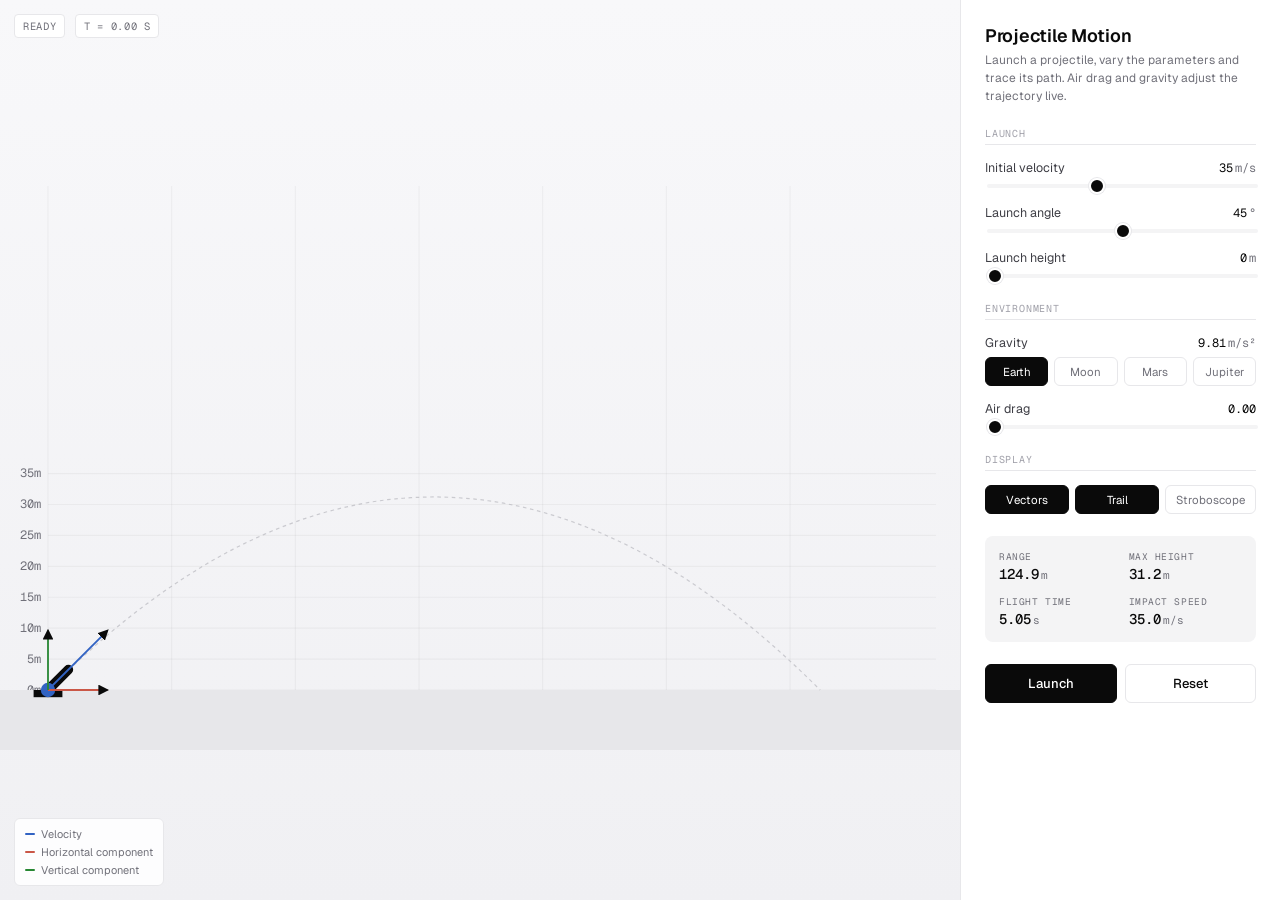
<file: uniform-motion.html>
<!DOCTYPE html>
<html lang="en">
<head>
  <meta charset="UTF-8" />
  <meta name="viewport" content="width=device-width, initial-scale=1.0" />
  <title>Projectile Motion — Sim</title>
  <link href="https://fonts.googleapis.com/css2?family=Geist:wght@400;500;600&family=Geist+Mono:wght@400;500&display=swap" rel="stylesheet" />
  <style>
    :root {
      --bg: #fafafa;
      --surface: #ffffff;
      --surface-2: #f4f4f5;
      --border: #e7e7ea;
      --ink: #0a0a0a;
      --ink-2: #3f3f46;
      --ink-3: #71717a;
      --ink-4: #a1a1aa;
      --accent: oklch(0.52 0.16 262);
      --accent-soft: oklch(0.96 0.025 262);
      --sans: "Geist", ui-sans-serif, system-ui, -apple-system, sans-serif;
      --mono: "Geist Mono", ui-monospace, "SF Mono", Menlo, monospace;
    }
    * { box-sizing: border-box; }
    html, body {
      margin: 0; padding: 0;
      font-family: var(--sans);
      background: var(--bg);
      color: var(--ink);
      font-size: 14px;
      -webkit-font-smoothing: antialiased;
    }
    .sim {
      display: grid;
      grid-template-columns: 1fr 320px;
      height: 100vh;
      min-height: 600px;
    }
    @media (max-width: 760px) {
      .sim {
        grid-template-columns: 1fr;
        grid-template-rows: minmax(280px, 45vh) 1fr;
        height: 100vh;
        min-height: 0;
      }
      .panel {
        border-left: none;
        border-top: 1px solid var(--border);
        padding: 18px 18px 22px;
        gap: 16px;
      }
      .planet-row { grid-template-columns: repeat(4, 1fr); }
    }
    @media (max-height: 520px) and (orientation: landscape) {
      .sim { grid-template-columns: 1fr 280px; grid-template-rows: 1fr; height: 100vh; min-height: 0; }
      .panel { padding: 14px 16px; gap: 14px; }
      .panel-header p { display: none; }
    }
    .stage {
      position: relative;
      background:
        linear-gradient(180deg, #f8f8fa 0%, #f0f0f3 100%);
      overflow: hidden;
    }
    .stage svg {
      width: 100%; height: 100%;
      display: block;
    }
    .grid line { stroke: rgba(0,0,0,0.04); }
    .axis line { stroke: var(--ink-4); }
    .axis text { fill: var(--ink-3); font-family: var(--mono); font-size: 10px; }
    .ground { fill: #e7e7ea; }
    .trail-bg { stroke: var(--ink-4); stroke-width: 1; fill: none; stroke-dasharray: 3 3; opacity: 0.5; }
    .trail { stroke: var(--accent); stroke-width: 2; fill: none; }
    .ball { fill: var(--accent); }
    .ball-ghost { fill: var(--accent); opacity: 0.25; }
    .cannon { fill: var(--ink); }
    .vec-arrow { stroke: var(--accent); stroke-width: 1.5; fill: none; marker-end: url(#arrowhead); }
    .vec-h { stroke: oklch(0.6 0.15 30); }
    .vec-v { stroke: oklch(0.55 0.15 145); }

    /* Side panel */
    .panel {
      border-left: 1px solid var(--border);
      background: var(--surface);
      padding: 24px;
      display: flex;
      flex-direction: column;
      gap: 22px;
      overflow-y: auto;
    }
    .panel-header h2 {
      margin: 0;
      font-size: 18px;
      font-weight: 600;
      letter-spacing: -0.015em;
    }
    .panel-header p {
      margin: 4px 0 0;
      font-size: 12px;
      color: var(--ink-3);
      line-height: 1.5;
    }
    .ctrl-group { display: flex; flex-direction: column; gap: 14px; }
    .ctrl-section-label {
      font-family: var(--mono);
      font-size: 10px;
      text-transform: uppercase;
      letter-spacing: 0.08em;
      color: var(--ink-4);
      padding-bottom: 4px;
      border-bottom: 1px solid var(--border);
    }
    .ctrl {
      display: flex;
      flex-direction: column;
      gap: 6px;
    }
    .ctrl-head {
      display: flex;
      justify-content: space-between;
      align-items: baseline;
      font-size: 12.5px;
    }
    .ctrl-label { color: var(--ink-2); }
    .ctrl-value {
      font-family: var(--mono);
      font-size: 12px;
      color: var(--ink);
      font-variant-numeric: tabular-nums;
    }
    .ctrl-value .unit { color: var(--ink-3); margin-left: 2px; }
    input[type="range"] {
      -webkit-appearance: none;
      appearance: none;
      width: 100%;
      height: 4px;
      background: var(--surface-2);
      border-radius: 999px;
      outline: none;
    }
    input[type="range"]::-webkit-slider-thumb {
      -webkit-appearance: none;
      appearance: none;
      width: 16px; height: 16px;
      background: var(--ink);
      border-radius: 50%;
      border: 2px solid var(--surface);
      box-shadow: 0 0 0 1px var(--border);
      cursor: grab;
    }
    input[type="range"]::-moz-range-thumb {
      width: 16px; height: 16px;
      background: var(--ink);
      border-radius: 50%;
      border: 2px solid var(--surface);
      box-shadow: 0 0 0 1px var(--border);
    }

    .toggle-row {
      display: flex; flex-wrap: wrap; gap: 6px;
    }
    .toggle {
      flex: 1;
      border: 1px solid var(--border);
      background: var(--surface);
      padding: 6px 10px;
      font-size: 11.5px;
      border-radius: 6px;
      color: var(--ink-3);
      font-family: inherit;
      cursor: pointer;
    }
    .toggle.active { background: var(--ink); color: white; border-color: var(--ink); }

    .planet-row { display: grid; grid-template-columns: repeat(4, 1fr); gap: 6px; }

    .btn-row {
      display: flex;
      gap: 8px;
    }
    .btn {
      flex: 1;
      display: inline-flex;
      align-items: center;
      justify-content: center;
      gap: 6px;
      padding: 10px 12px;
      border-radius: 6px;
      font-size: 13px;
      font-weight: 500;
      border: 1px solid var(--border);
      background: var(--surface);
      color: var(--ink);
      font-family: inherit;
      cursor: pointer;
    }
    .btn.primary {
      background: var(--ink);
      color: white;
      border-color: var(--ink);
    }
    .btn:hover { background: var(--surface-2); }
    .btn.primary:hover { background: var(--ink-2); }

    /* Readouts */
    .readouts {
      background: var(--surface-2);
      border-radius: 8px;
      padding: 14px;
      display: grid;
      grid-template-columns: 1fr 1fr;
      gap: 12px 16px;
    }
    .readout-label {
      font-family: var(--mono);
      font-size: 9.5px;
      letter-spacing: 0.06em;
      text-transform: uppercase;
      color: var(--ink-3);
      margin-bottom: 2px;
    }
    .readout-value {
      font-family: var(--mono);
      font-size: 14px;
      font-weight: 500;
      font-variant-numeric: tabular-nums;
    }
    .readout-value .unit {
      font-weight: 400;
      color: var(--ink-3);
      font-size: 11px;
      margin-left: 2px;
    }

    /* HUD overlay on stage */
    .hud {
      position: absolute;
      top: 14px; left: 14px;
      display: flex;
      gap: 10px;
      font-family: var(--mono);
      font-size: 10.5px;
      color: var(--ink-3);
    }
    .hud-chip {
      background: var(--surface);
      border: 1px solid var(--border);
      padding: 4px 8px;
      border-radius: 4px;
      text-transform: uppercase;
      letter-spacing: 0.06em;
    }
    .legend {
      position: absolute;
      bottom: 14px; left: 14px;
      display: flex;
      flex-direction: column;
      gap: 4px;
      font-size: 11px;
      color: var(--ink-3);
      background: rgba(255,255,255,0.85);
      backdrop-filter: blur(4px);
      padding: 8px 10px;
      border-radius: 6px;
      border: 1px solid var(--border);
    }
    .legend-row { display: flex; align-items: center; gap: 6px; }
    .legend-swatch { width: 10px; height: 2px; border-radius: 999px; }
  </style>
</head>
<body>
  <div class="sim">
    <div class="stage" id="stage">
      <svg id="canvas" viewBox="0 0 800 500" preserveAspectRatio="xMidYMid meet">
        <defs>
          <marker id="arrowhead" markerWidth="6" markerHeight="6" refX="5" refY="3" orient="auto" markerUnits="strokeWidth">
            <path d="M0,0 L6,3 L0,6 Z" fill="currentColor" />
          </marker>
        </defs>
        <g class="grid" id="grid"></g>
        <g class="axis" id="axis"></g>
        <rect class="ground" id="ground" />
        <path class="trail-bg" id="trail-bg" />
        <path class="trail" id="trail" />
        <g id="ghosts"></g>
        <g id="cannon"></g>
        <circle class="ball" id="ball" r="6" />
        <g id="vectors"></g>
      </svg>
      <div class="hud">
        <span class="hud-chip" id="hud-state">Ready</span>
        <span class="hud-chip" id="hud-time">t = 0.00 s</span>
      </div>
      <div class="legend">
        <div class="legend-row"><span class="legend-swatch" style="background: oklch(0.52 0.16 262)"></span> Velocity</div>
        <div class="legend-row"><span class="legend-swatch" style="background: oklch(0.6 0.15 30)"></span> Horizontal component</div>
        <div class="legend-row"><span class="legend-swatch" style="background: oklch(0.55 0.15 145)"></span> Vertical component</div>
      </div>
    </div>

    <aside class="panel">
      <div class="panel-header">
        <h2>Projectile Motion</h2>
        <p>Launch a projectile, vary the parameters and trace its path. Air drag and gravity adjust the trajectory live.</p>
      </div>

      <div class="ctrl-group">
        <div class="ctrl-section-label">Launch</div>

        <div class="ctrl">
          <div class="ctrl-head">
            <span class="ctrl-label">Initial velocity</span>
            <span class="ctrl-value"><span id="v-out">35</span><span class="unit">m/s</span></span>
          </div>
          <input type="range" id="v-input" min="5" max="80" step="1" value="35" />
        </div>

        <div class="ctrl">
          <div class="ctrl-head">
            <span class="ctrl-label">Launch angle</span>
            <span class="ctrl-value"><span id="angle-out">45</span><span class="unit">°</span></span>
          </div>
          <input type="range" id="angle-input" min="5" max="85" step="1" value="45" />
        </div>

        <div class="ctrl">
          <div class="ctrl-head">
            <span class="ctrl-label">Launch height</span>
            <span class="ctrl-value"><span id="h-out">0</span><span class="unit">m</span></span>
          </div>
          <input type="range" id="h-input" min="0" max="30" step="1" value="0" />
        </div>
      </div>

      <div class="ctrl-group">
        <div class="ctrl-section-label">Environment</div>

        <div class="ctrl">
          <div class="ctrl-head">
            <span class="ctrl-label">Gravity</span>
            <span class="ctrl-value"><span id="g-out">9.81</span><span class="unit">m/s²</span></span>
          </div>
          <div class="planet-row">
            <button class="toggle active" data-g="9.81">Earth</button>
            <button class="toggle" data-g="1.62">Moon</button>
            <button class="toggle" data-g="3.71">Mars</button>
            <button class="toggle" data-g="24.79">Jupiter</button>
          </div>
        </div>

        <div class="ctrl">
          <div class="ctrl-head">
            <span class="ctrl-label">Air drag</span>
            <span class="ctrl-value"><span id="drag-out">0.00</span></span>
          </div>
          <input type="range" id="drag-input" min="0" max="0.3" step="0.01" value="0" />
        </div>
      </div>

      <div class="ctrl-group">
        <div class="ctrl-section-label">Display</div>
        <div class="toggle-row">
          <button class="toggle active" id="t-vectors">Vectors</button>
          <button class="toggle active" id="t-trail">Trail</button>
          <button class="toggle" id="t-ghosts">Stroboscope</button>
        </div>
      </div>

      <div class="readouts">
        <div>
          <div class="readout-label">Range</div>
          <div class="readout-value"><span id="r-range">0</span><span class="unit">m</span></div>
        </div>
        <div>
          <div class="readout-label">Max height</div>
          <div class="readout-value"><span id="r-hmax">0</span><span class="unit">m</span></div>
        </div>
        <div>
          <div class="readout-label">Flight time</div>
          <div class="readout-value"><span id="r-tflight">0</span><span class="unit">s</span></div>
        </div>
        <div>
          <div class="readout-label">Impact speed</div>
          <div class="readout-value"><span id="r-vimp">0</span><span class="unit">m/s</span></div>
        </div>
      </div>

      <div class="btn-row">
        <button class="btn primary" id="launch-btn">Launch</button>
        <button class="btn" id="reset-btn">Reset</button>
      </div>
    </aside>
  </div>

  <script>
    // ── Constants ──────────────────────────────────────────────
    const W = 800, H = 500;
    const PADDING = { l: 40, r: 20, t: 30, b: 50 };
    const PLOT_W = W - PADDING.l - PADDING.r;
    const PLOT_H = H - PADDING.t - PADDING.b;
    const GROUND_Y = H - PADDING.b;

    // Scale: world-meters → svg-pixels. Calibrated so a reasonable shot fits.
    const M_PER_SVG = 1.5; // 1 svg-px = 1.5/svg-pixel? Let's instead just use unit-based: we'll scale dynamically.

    // ── State ─────────────────────────────────────────────────
    const state = {
      v0: 35, angle: 45, h0: 0, g: 9.81, drag: 0,
      mode: "ready", // ready | running | done
      t: 0, x: 0, y: 0, vx: 0, vy: 0,
      trail: [],
      ghosts: [],
      ghostInterval: 0.2,
      lastGhostT: 0,
      showVectors: true,
      showTrail: true,
      showGhosts: false,
      raf: null,
      lastFrame: 0,
      scale: 6, // pixels per meter, recalculated per launch
      stats: { range: 0, hmax: 0, tflight: 0, vimp: 0 },
    };

    // ── DOM refs ──────────────────────────────────────────────
    const $ = (id) => document.getElementById(id);
    const svg = $("canvas");
    const ball = $("ball");
    const trailEl = $("trail");
    const trailBgEl = $("trail-bg");
    const ghostsG = $("ghosts");
    const vectorsG = $("vectors");
    const cannonG = $("cannon");
    const groundEl = $("ground");
    const gridG = $("grid");
    const axisG = $("axis");

    groundEl.setAttribute("x", 0);
    groundEl.setAttribute("y", GROUND_Y);
    groundEl.setAttribute("width", W);
    groundEl.setAttribute("height", H - GROUND_Y);

    // ── Predict trajectory (no drag for fast preview) ─────────
    function predictNoDrag(v0, ang, h0, g) {
      const rad = ang * Math.PI / 180;
      const vx = v0 * Math.cos(rad);
      const vy = v0 * Math.sin(rad);
      // Time of flight: solve h0 + vy*t - 0.5*g*t^2 = 0
      const disc = vy * vy + 2 * g * h0;
      const tflight = (vy + Math.sqrt(disc)) / g;
      const range = vx * tflight;
      const hmax = h0 + (vy * vy) / (2 * g);
      // Sample points
      const pts = [];
      const N = 100;
      for (let i = 0; i <= N; i++) {
        const t = (i / N) * tflight;
        pts.push({ x: vx * t, y: h0 + vy * t - 0.5 * g * t * t, t });
      }
      const vimp = Math.sqrt(vx * vx + (vy - g * tflight) ** 2);
      return { pts, tflight, range, hmax, vimp };
    }

    // ── Predict with drag (numerical) ─────────────────────────
    function predictWithDrag(v0, ang, h0, g, drag) {
      const rad = ang * Math.PI / 180;
      let x = 0, y = h0;
      let vx = v0 * Math.cos(rad);
      let vy = v0 * Math.sin(rad);
      const dt = 0.005;
      const pts = [{ x, y, t: 0 }];
      let t = 0;
      let hmax = h0;
      while (y >= 0 && t < 60) {
        const v = Math.hypot(vx, vy);
        const ax = -drag * v * vx;
        const ay = -g - drag * v * vy;
        vx += ax * dt;
        vy += ay * dt;
        x += vx * dt;
        y += vy * dt;
        t += dt;
        if (y > hmax) hmax = y;
        pts.push({ x, y, t });
      }
      const vimp = Math.hypot(vx, vy);
      // interpolate touching y=0
      if (pts.length >= 2) {
        const a = pts[pts.length - 2], b = pts[pts.length - 1];
        if (a.y > 0 && b.y < 0) {
          const k = a.y / (a.y - b.y);
          b.x = a.x + (b.x - a.x) * k;
          b.y = 0;
          b.t = a.t + (b.t - a.t) * k;
        }
      }
      const tail = pts[pts.length - 1];
      return { pts, tflight: tail.t, range: tail.x, hmax, vimp };
    }

    function predict() {
      return state.drag > 0
        ? predictWithDrag(state.v0, state.angle, state.h0, state.g, state.drag)
        : predictNoDrag(state.v0, state.angle, state.h0, state.g);
    }

    // ── Scale + transform ─────────────────────────────────────
    function computeScale(preview) {
      const xMax = Math.max(preview.range, 5);
      const yMax = Math.max(preview.hmax, 3);
      const sx = PLOT_W / (xMax * 1.15);
      const sy = PLOT_H / (yMax * 1.25);
      state.scale = Math.min(sx, sy);
    }

    // world (x_meters, y_meters) → svg coords
    function w2s(x, y) {
      return [PADDING.l + x * state.scale, GROUND_Y - y * state.scale];
    }

    // ── Draw axes + grid ──────────────────────────────────────
    function drawAxes(preview) {
      gridG.innerHTML = "";
      axisG.innerHTML = "";
      const xMax = Math.max(preview.range, 5);
      const yMax = Math.max(preview.hmax + 2, 3);

      // X gridlines / labels
      const xStep = niceStep(xMax, 6);
      for (let x = 0; x <= xMax + xStep * 0.5; x += xStep) {
        const [sx, sy] = w2s(x, 0);
        const line = document.createElementNS("http://www.w3.org/2000/svg", "line");
        line.setAttribute("x1", sx); line.setAttribute("x2", sx);
        line.setAttribute("y1", PADDING.t); line.setAttribute("y2", GROUND_Y);
        gridG.appendChild(line);
        const lbl = document.createElementNS("http://www.w3.org/2000/svg", "text");
        lbl.setAttribute("x", sx); lbl.setAttribute("y", GROUND_Y + 14);
        lbl.setAttribute("text-anchor", "middle");
        lbl.textContent = x.toFixed(x < 10 ? 0 : 0) + "m";
        axisG.appendChild(lbl);
      }
      // Y gridlines / labels
      const yStep = niceStep(yMax, 5);
      for (let y = 0; y <= yMax + yStep * 0.5; y += yStep) {
        const [sx, sy] = w2s(0, y);
        const line = document.createElementNS("http://www.w3.org/2000/svg", "line");
        line.setAttribute("x1", PADDING.l); line.setAttribute("x2", W - PADDING.r);
        line.setAttribute("y1", sy); line.setAttribute("y2", sy);
        gridG.appendChild(line);
        const lbl = document.createElementNS("http://www.w3.org/2000/svg", "text");
        lbl.setAttribute("x", PADDING.l - 6); lbl.setAttribute("y", sy + 3);
        lbl.setAttribute("text-anchor", "end");
        lbl.textContent = y.toFixed(0) + "m";
        axisG.appendChild(lbl);
      }
    }

    function niceStep(range, target) {
      const raw = range / target;
      const pow = Math.pow(10, Math.floor(Math.log10(raw)));
      const norm = raw / pow;
      const step = norm < 1.5 ? 1 : norm < 3 ? 2 : norm < 7 ? 5 : 10;
      return step * pow;
    }

    // ── Cannon ────────────────────────────────────────────────
    function drawCannon() {
      cannonG.innerHTML = "";
      const [sx, sy] = w2s(0, state.h0);
      const rad = state.angle * Math.PI / 180;
      const L = 24;
      const ex = sx + L * Math.cos(rad);
      const ey = sy - L * Math.sin(rad);

      // base
      const base = document.createElementNS("http://www.w3.org/2000/svg", "rect");
      base.setAttribute("x", sx - 12);
      base.setAttribute("y", sy);
      base.setAttribute("width", 24);
      base.setAttribute("height", Math.max(6, GROUND_Y - sy));
      base.setAttribute("fill", "var(--ink)");
      cannonG.appendChild(base);

      // barrel
      const barrel = document.createElementNS("http://www.w3.org/2000/svg", "line");
      barrel.setAttribute("x1", sx); barrel.setAttribute("y1", sy);
      barrel.setAttribute("x2", ex); barrel.setAttribute("y2", ey);
      barrel.setAttribute("stroke", "var(--ink)");
      barrel.setAttribute("stroke-width", "8");
      barrel.setAttribute("stroke-linecap", "round");
      cannonG.appendChild(barrel);
    }

    // ── Trail / ghosts ────────────────────────────────────────
    function pathFromPts(pts) {
      if (!pts.length) return "";
      return pts.map((p, i) => {
        const [sx, sy] = w2s(p.x, p.y);
        return (i === 0 ? "M" : "L") + sx.toFixed(1) + " " + sy.toFixed(1);
      }).join(" ");
    }

    function drawPreview() {
      const pred = predict();
      computeScale(pred);
      drawAxes(pred);
      drawCannon();
      trailBgEl.setAttribute("d", state.showTrail ? pathFromPts(pred.pts) : "");
      trailEl.setAttribute("d", "");
      const [bx, by] = w2s(0, state.h0);
      ball.setAttribute("cx", bx); ball.setAttribute("cy", by);
      drawVectors(0, state.h0, state.v0 * Math.cos(state.angle * Math.PI / 180), state.v0 * Math.sin(state.angle * Math.PI / 180));
      // store stats for preview
      state.stats = { range: pred.range, hmax: pred.hmax, tflight: pred.tflight, vimp: pred.vimp };
      updateReadouts();
    }

    function drawVectors(x, y, vx, vy) {
      vectorsG.innerHTML = "";
      if (!state.showVectors) return;
      const [sx, sy] = w2s(x, y);
      // Scale: 1 m/s = 2 px
      const k = 2;
      const v = Math.hypot(vx, vy);
      if (v < 0.5) return;
      // resultant
      const r = document.createElementNS("http://www.w3.org/2000/svg", "line");
      r.setAttribute("x1", sx); r.setAttribute("y1", sy);
      r.setAttribute("x2", sx + vx * k);
      r.setAttribute("y2", sy - vy * k);
      r.setAttribute("class", "vec-arrow");
      r.setAttribute("color", "oklch(0.52 0.16 262)");
      vectorsG.appendChild(r);
      // horizontal
      const h = document.createElementNS("http://www.w3.org/2000/svg", "line");
      h.setAttribute("x1", sx); h.setAttribute("y1", sy);
      h.setAttribute("x2", sx + vx * k); h.setAttribute("y2", sy);
      h.setAttribute("class", "vec-arrow vec-h");
      h.setAttribute("color", "oklch(0.6 0.15 30)");
      vectorsG.appendChild(h);
      // vertical
      const vEl = document.createElementNS("http://www.w3.org/2000/svg", "line");
      vEl.setAttribute("x1", sx); vEl.setAttribute("y1", sy);
      vEl.setAttribute("x2", sx); vEl.setAttribute("y2", sy - vy * k);
      vEl.setAttribute("class", "vec-arrow vec-v");
      vEl.setAttribute("color", "oklch(0.55 0.15 145)");
      vectorsG.appendChild(vEl);
    }

    // ── Animation loop ────────────────────────────────────────
    function step(now) {
      if (state.mode !== "running") return;
      // First frame: just sync the clock, don't integrate (avoids 0-dt or
      // tiny-negative-dt edge cases that can land a y=0 launch on frame 1).
      if (state.firstFrame) {
        state.firstFrame = false;
        state.lastFrame = now;
        state.raf = requestAnimationFrame(step);
        return;
      }
      const dt = Math.max(0, Math.min(0.04, (now - state.lastFrame) / 1000));
      state.lastFrame = now;
      if (dt === 0) {
        state.raf = requestAnimationFrame(step);
        return;
      }
      // physics step (substep for accuracy)
      const steps = 4;
      const h = dt / steps;
      for (let i = 0; i < steps; i++) {
        const v = Math.hypot(state.vx, state.vy);
        const ax = -state.drag * v * state.vx;
        const ay = -state.g - state.drag * v * state.vy;
        state.vx += ax * h;
        state.vy += ay * h;
        state.x += state.vx * h;
        state.y += state.vy * h;
        state.t += h;
        // Only consider "landed" once meaningful time has elapsed — guards
        // against a y=0 launch immediately tripping the ground check.
        if (state.y <= 0 && state.t > 0.02) {
          state.y = 0;
          state.mode = "done";
          $("hud-state").textContent = "Landed";
          break;
        }
      }

      // Stroboscope
      if (state.showGhosts && state.t - state.lastGhostT >= state.ghostInterval) {
        state.ghosts.push({ x: state.x, y: state.y });
        state.lastGhostT = state.t;
        renderGhosts();
      }

      state.trail.push({ x: state.x, y: state.y });
      if (state.showTrail) trailEl.setAttribute("d", pathFromPts(state.trail));
      const [sx, sy] = w2s(state.x, state.y);
      ball.setAttribute("cx", sx); ball.setAttribute("cy", sy);
      drawVectors(state.x, state.y, state.vx, state.vy);
      $("hud-time").textContent = "t = " + state.t.toFixed(2) + " s";

      if (state.mode === "running") {
        state.raf = requestAnimationFrame(step);
      } else {
        // final readouts
        state.stats.tflight = state.t;
        state.stats.range = state.x;
        state.stats.vimp = Math.hypot(state.vx, state.vy);
        state.stats.hmax = Math.max(state.stats.hmax, ...state.trail.map(p => p.y));
        updateReadouts();
      }
    }

    function renderGhosts() {
      ghostsG.innerHTML = "";
      for (const g of state.ghosts) {
        const c = document.createElementNS("http://www.w3.org/2000/svg", "circle");
        const [sx, sy] = w2s(g.x, g.y);
        c.setAttribute("cx", sx); c.setAttribute("cy", sy);
        c.setAttribute("r", 4);
        c.setAttribute("class", "ball-ghost");
        ghostsG.appendChild(c);
      }
    }

    function launch() {
      // reset trails
      state.trail = []; state.ghosts = []; state.lastGhostT = 0;
      ghostsG.innerHTML = "";
      trailEl.setAttribute("d", "");
      // pre-compute scale from prediction
      const pred = predict();
      computeScale(pred);
      drawAxes(pred);
      drawCannon();
      trailBgEl.setAttribute("d", state.showTrail ? pathFromPts(pred.pts) : "");
      // initial state
      const rad = state.angle * Math.PI / 180;
      state.x = 0;
      state.y = state.h0;
      state.vx = state.v0 * Math.cos(rad);
      state.vy = state.v0 * Math.sin(rad);
      state.t = 0;
      state.mode = "running";
      state.firstFrame = true;
      state.lastFrame = performance.now();
      $("hud-state").textContent = "Flying";
      state.raf = requestAnimationFrame(step);
    }

    function reset() {
      cancelAnimationFrame(state.raf);
      state.mode = "ready";
      state.trail = []; state.ghosts = [];
      ghostsG.innerHTML = "";
      $("hud-state").textContent = "Ready";
      $("hud-time").textContent = "t = 0.00 s";
      drawPreview();
    }

    function updateReadouts() {
      $("r-range").textContent = state.stats.range.toFixed(1);
      $("r-hmax").textContent = state.stats.hmax.toFixed(1);
      $("r-tflight").textContent = state.stats.tflight.toFixed(2);
      $("r-vimp").textContent = state.stats.vimp.toFixed(1);
    }

    // ── Bindings ──────────────────────────────────────────────
    function bindSlider(id, outId, key, fixed = 0) {
      const el = $(id), out = $(outId);
      el.addEventListener("input", () => {
        state[key] = parseFloat(el.value);
        out.textContent = fixed ? state[key].toFixed(fixed) : state[key];
        if (state.mode !== "running") drawPreview();
      });
    }
    bindSlider("v-input", "v-out", "v0");
    bindSlider("angle-input", "angle-out", "angle");
    bindSlider("h-input", "h-out", "h0");
    bindSlider("drag-input", "drag-out", "drag", 2);

    document.querySelectorAll(".planet-row .toggle").forEach(btn => {
      btn.addEventListener("click", () => {
        document.querySelectorAll(".planet-row .toggle").forEach(b => b.classList.remove("active"));
        btn.classList.add("active");
        state.g = parseFloat(btn.dataset.g);
        $("g-out").textContent = state.g.toFixed(2);
        if (state.mode !== "running") drawPreview();
      });
    });

    function bindToggle(id, key) {
      $(id).addEventListener("click", () => {
        state[key] = !state[key];
        $(id).classList.toggle("active", state[key]);
        if (state.mode !== "running") drawPreview();
        if (key === "showGhosts" && !state.showGhosts) {
          state.ghosts = [];
          ghostsG.innerHTML = "";
        }
        if (key === "showVectors" && !state.showVectors) vectorsG.innerHTML = "";
        if (key === "showTrail" && !state.showTrail) {
          trailEl.setAttribute("d", "");
          trailBgEl.setAttribute("d", "");
        }
      });
    }
    bindToggle("t-vectors", "showVectors");
    bindToggle("t-trail", "showTrail");
    bindToggle("t-ghosts", "showGhosts");

    $("launch-btn").addEventListener("click", launch);
    $("reset-btn").addEventListener("click", reset);

    // Initial render
    drawPreview();
  </script>
</body>
</html>
</file>
